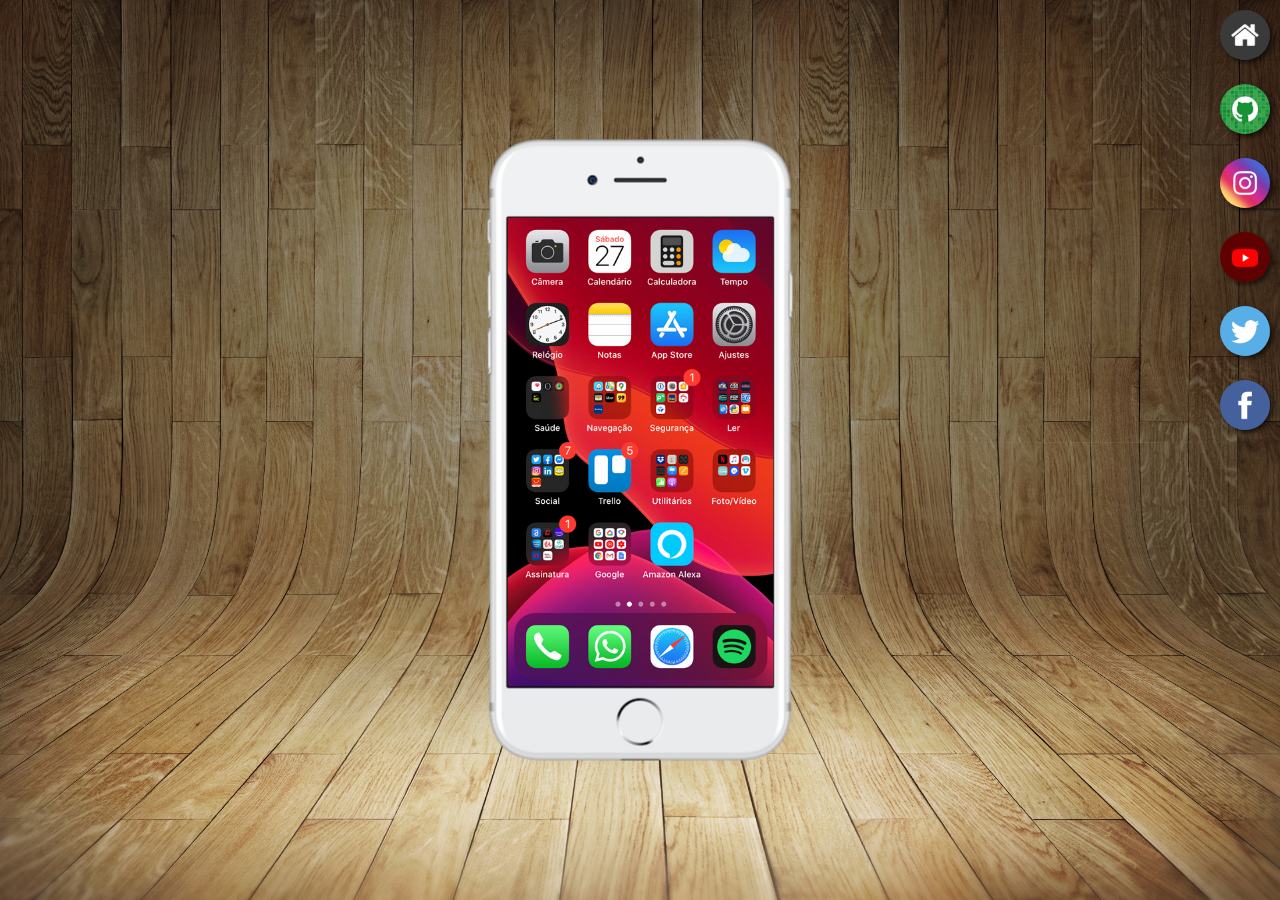
<file: index.html>
<!DOCTYPE html>
<html lang="en">
<head>
  <meta charset="UTF-8">
  <meta name="viewport" content="width=device-width, initial-scale=1.0">
  <title>Projeto Social</title>
  <link rel="shortcut icon" href="favicon.ico" type="image/x-icon">
  <link rel="stylesheet" href="estilos/style.css">
</head>
<body>
  <main>
    <section class="telefone">
      <iframe 
        src="home.html" 
        frameborder="0"
        name="tela"
        id="tela"
        >
      </iframe>
    </section>
    <section class="links">
      <a href="home.html" target="tela"><img src="imagens/logo-home.jpg" alt=""></a><br>
      <a href="github.html" target="tela"><img src="imagens/logo-github.jpg" alt=""></a><br>
      <a href="instagram.html" target="tela"><img src="imagens/logo-instagram.jpg" alt=""></a><br>
      <a href="youtube.html" target="tela"><img src="imagens/logo-youtube.jpg" alt=""></a><br>
      <a href="twitter.html" target="tela"><img src="imagens/logo-twitter.jpg" alt=""></a><br>
      <a href="facebook.html" target="tela"><img src="imagens/logo-facebook.jpg" alt=""></a>
    </section>
  </main>
</body>
</html>
</file>
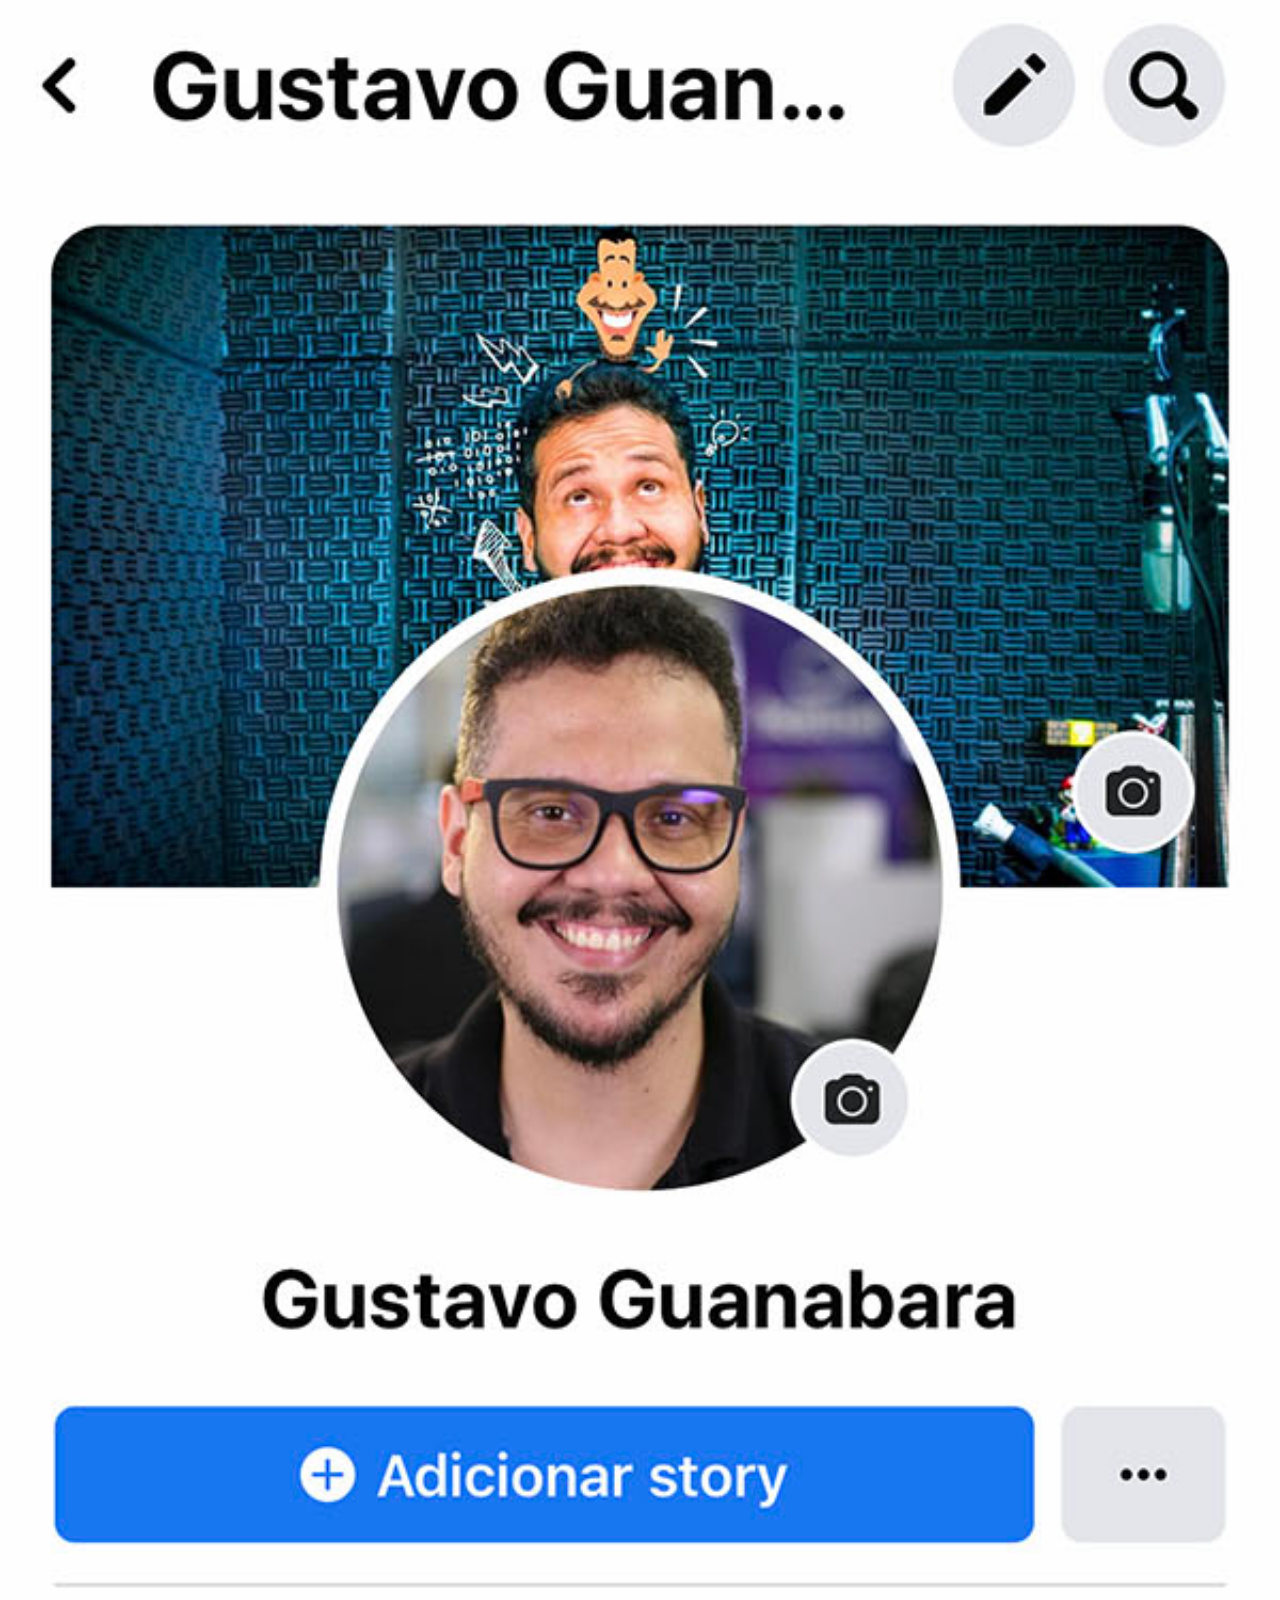
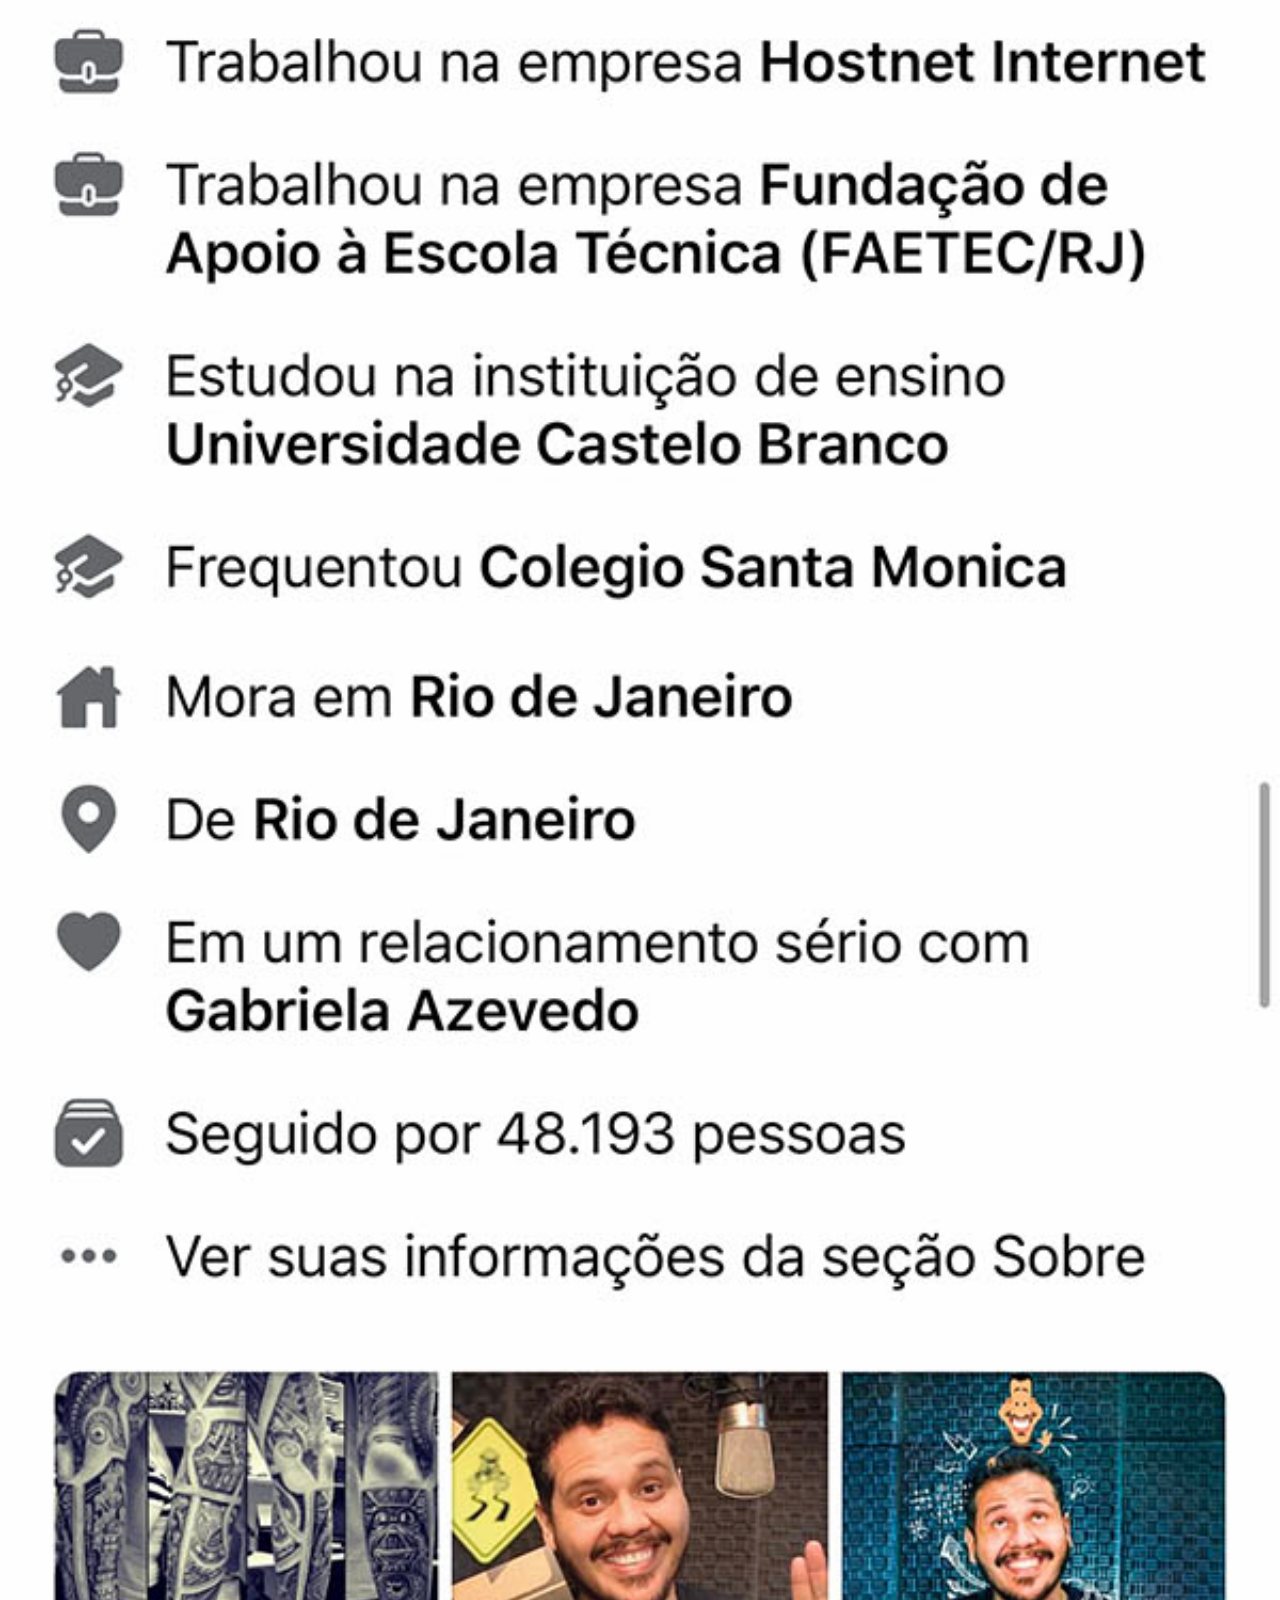
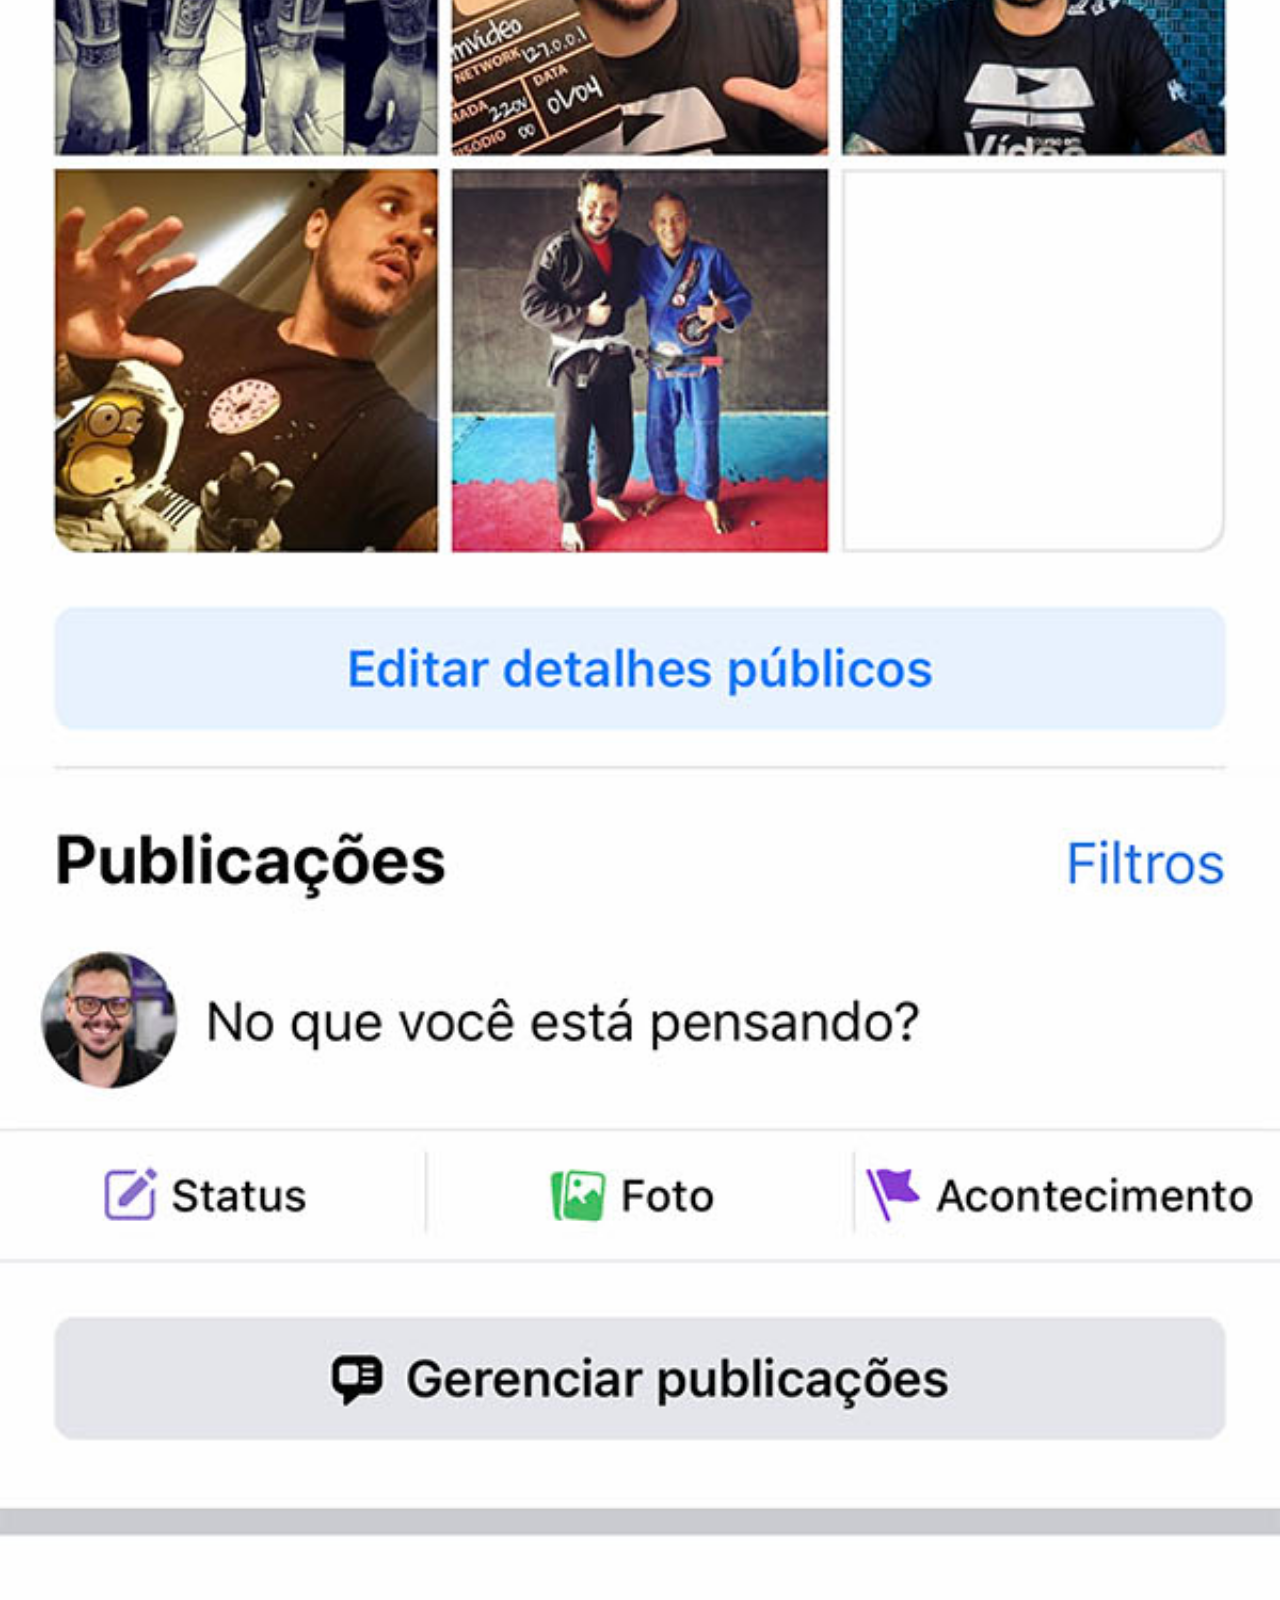
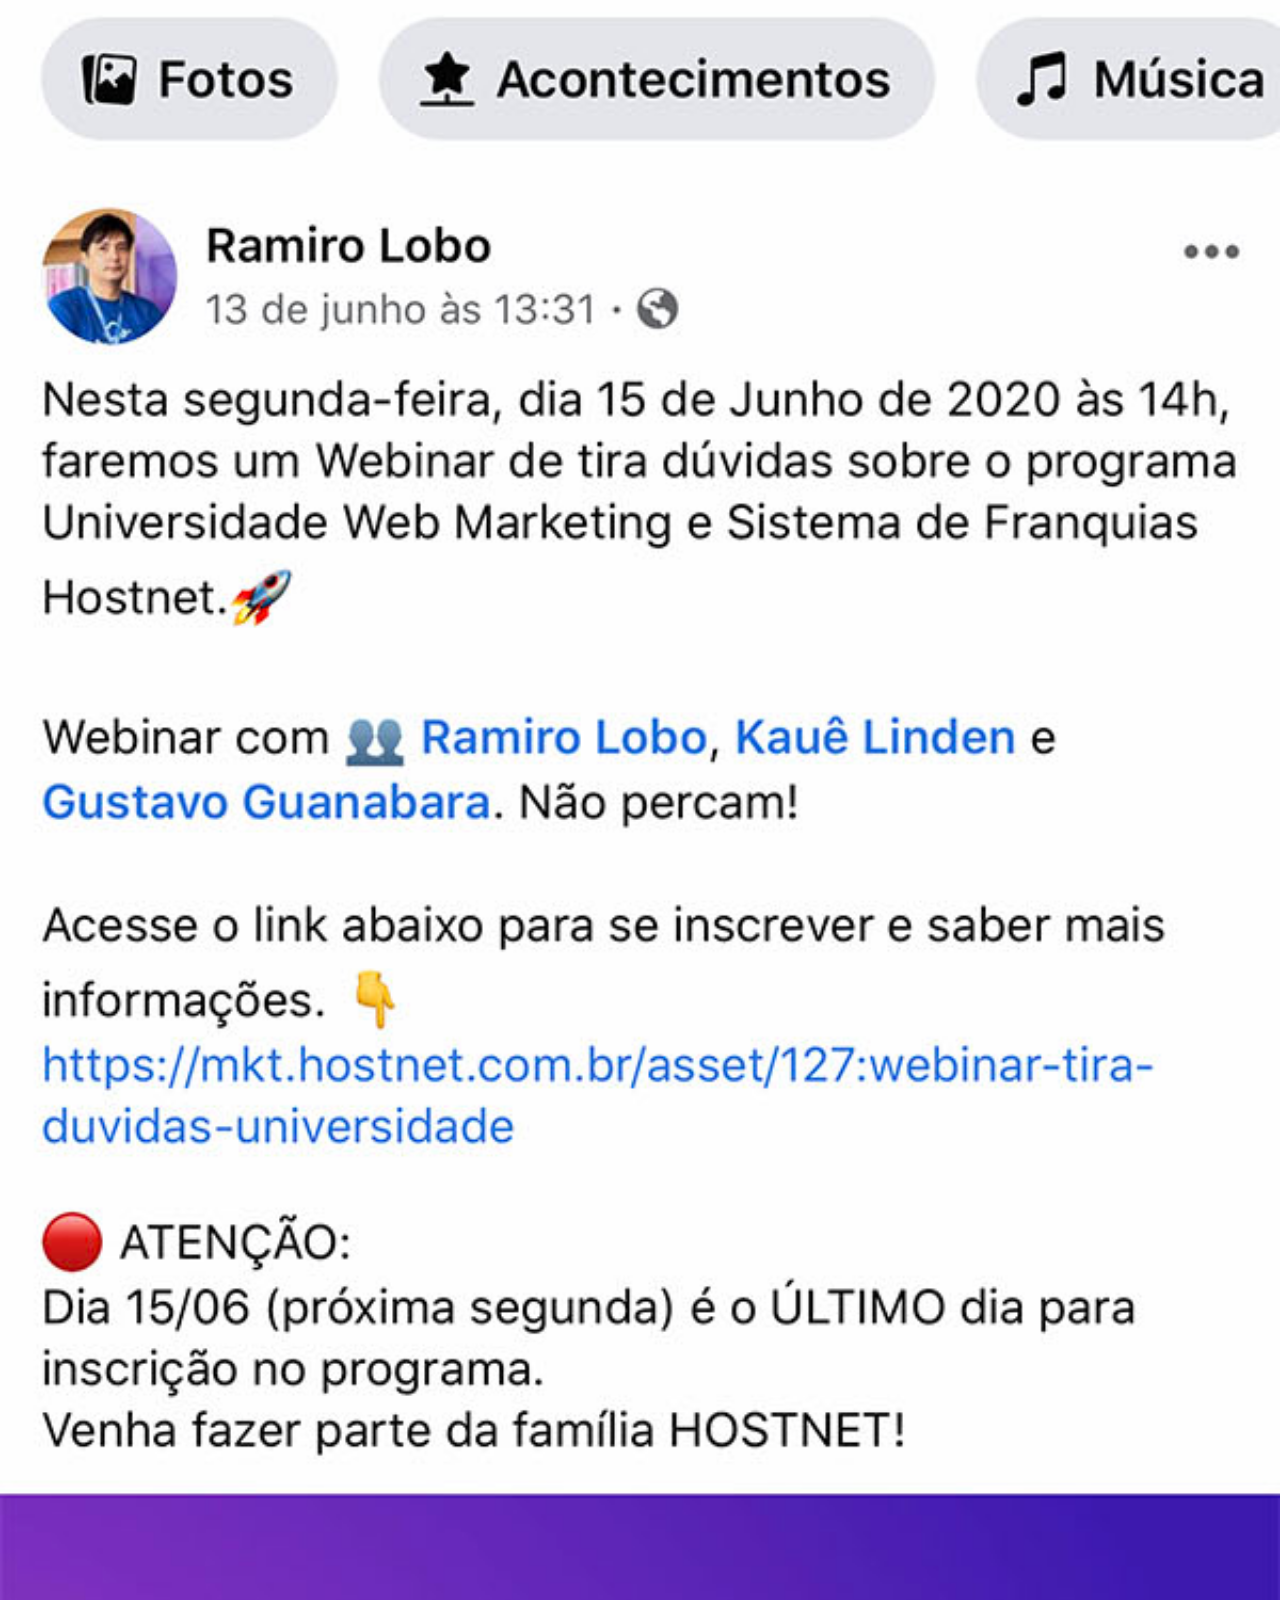
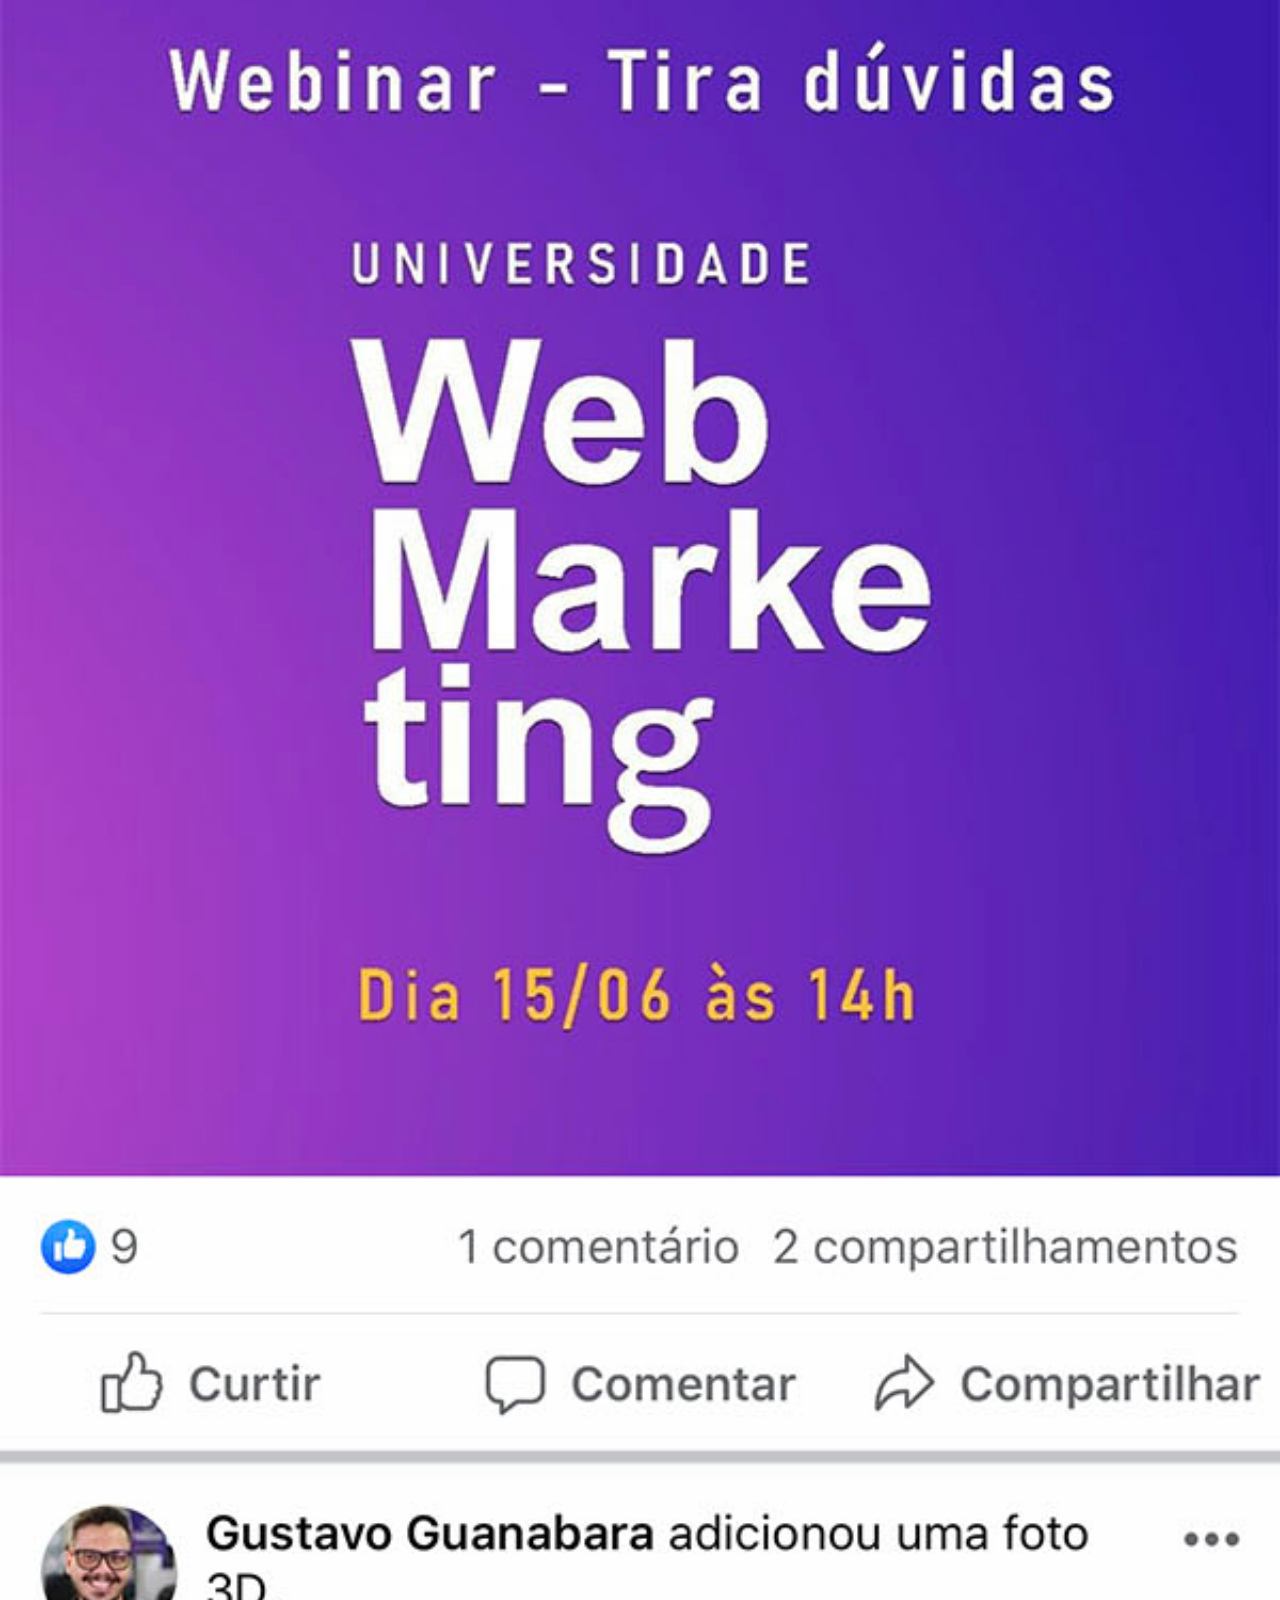
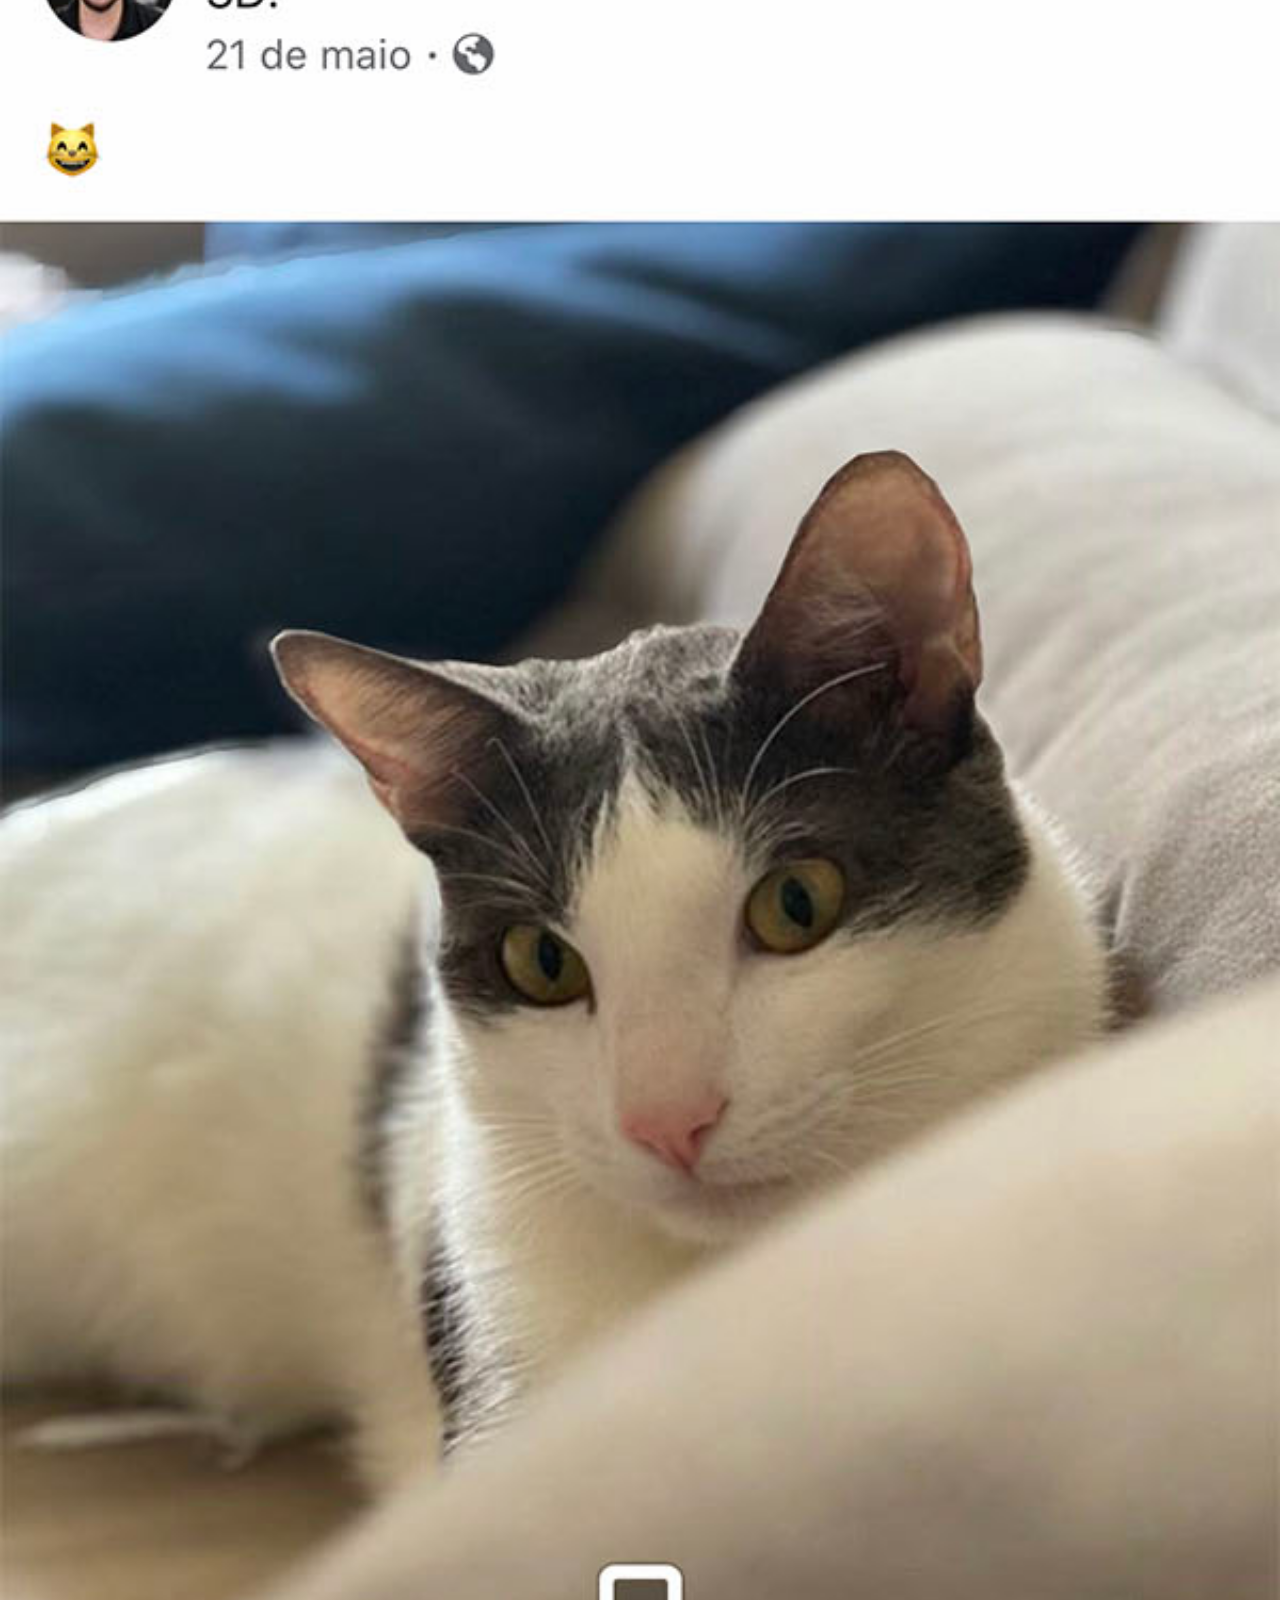
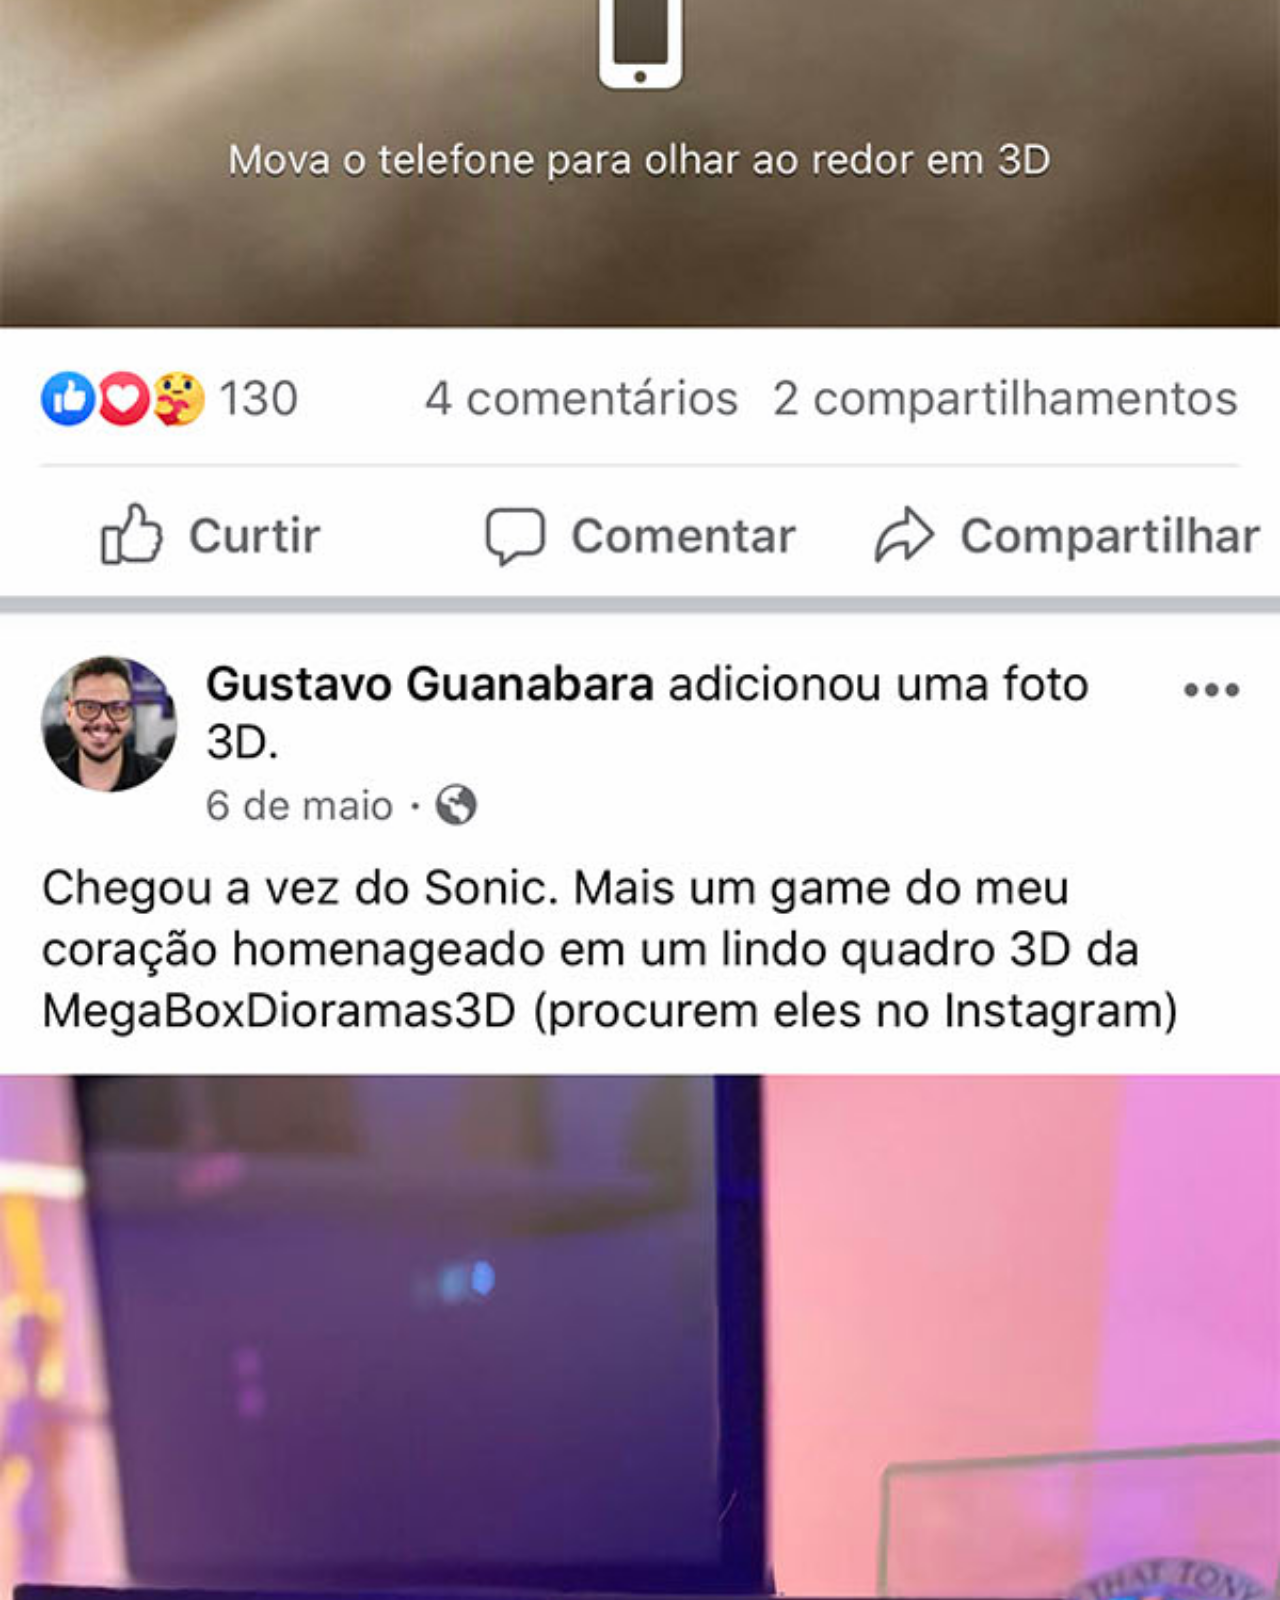
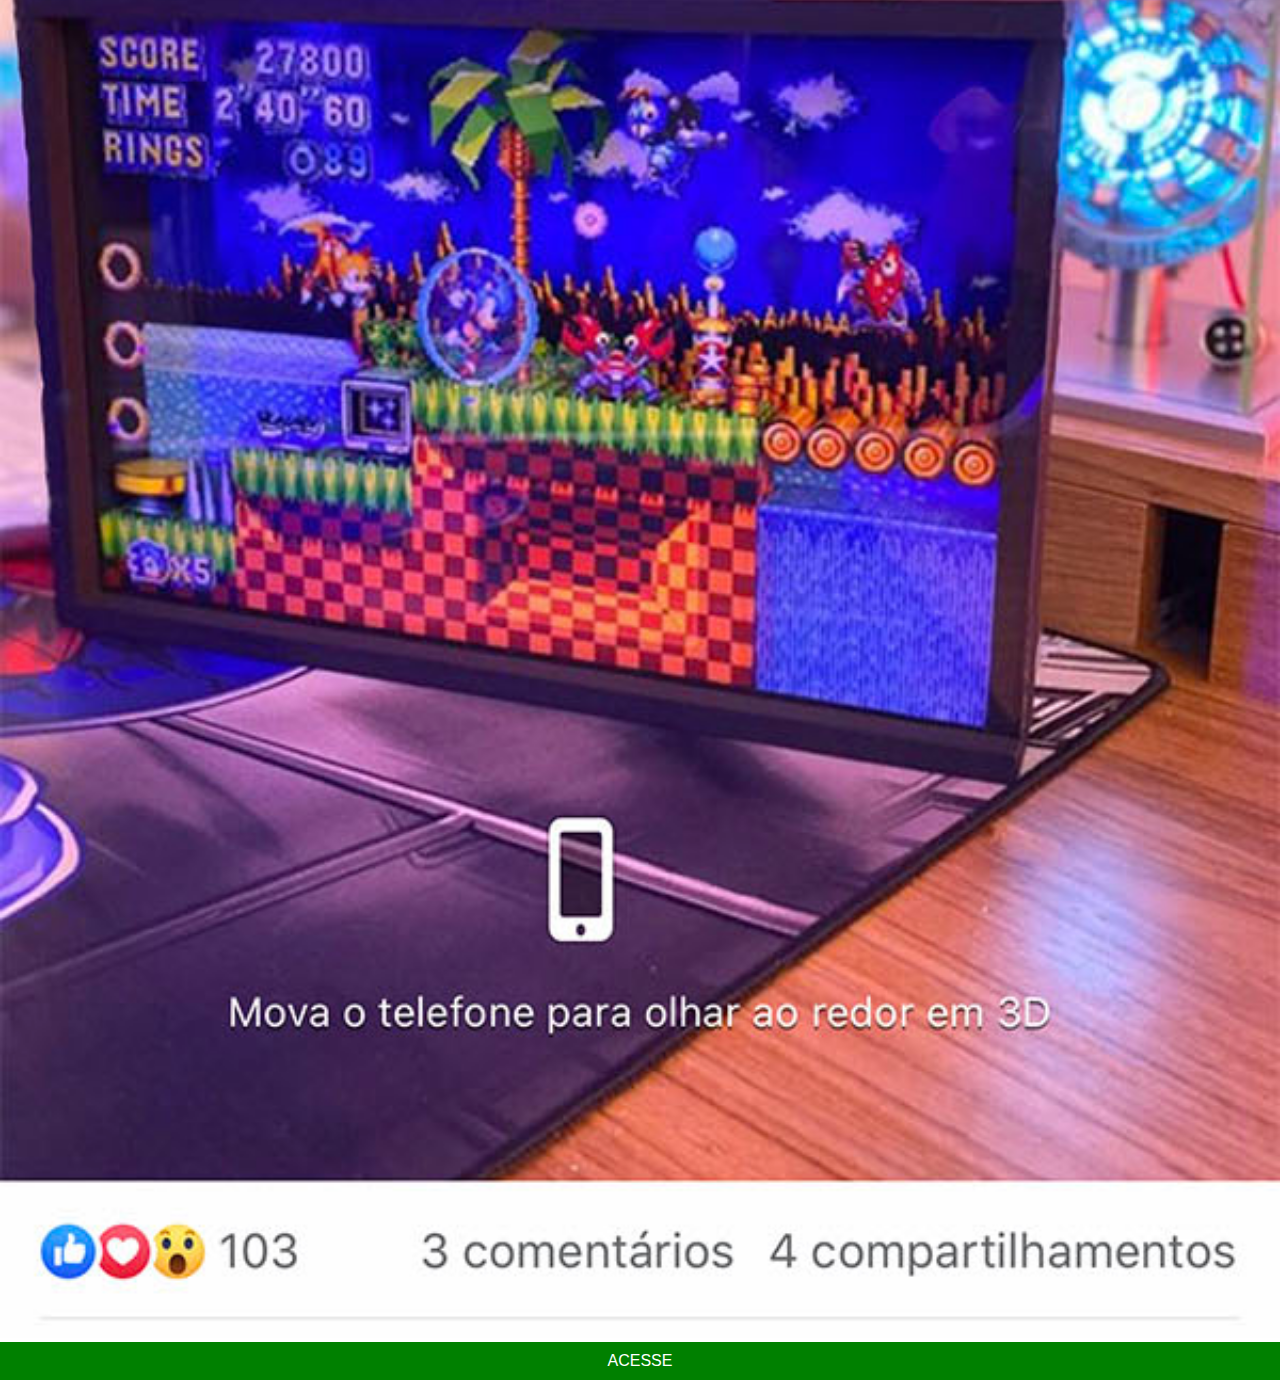
<file: facebook.html>
<!DOCTYPE html>
<html lang="pt-br">
<head>
  <meta charset="UTF-8">
  <meta name="viewport" content="width=device-width, initial-scale=1.0">
  <title>Facebook</title>
  <link rel="stylesheet" href="estilos/social.css">
</head>
<body>
  <img src="imagens/tela-facebook.jpg" alt="Facebook">
  <a href="https://www.facebook.com/gustavoguanabara/?locale=pt_BR" target="_blank">ACESSE</a>
</body>
</html>
</file>
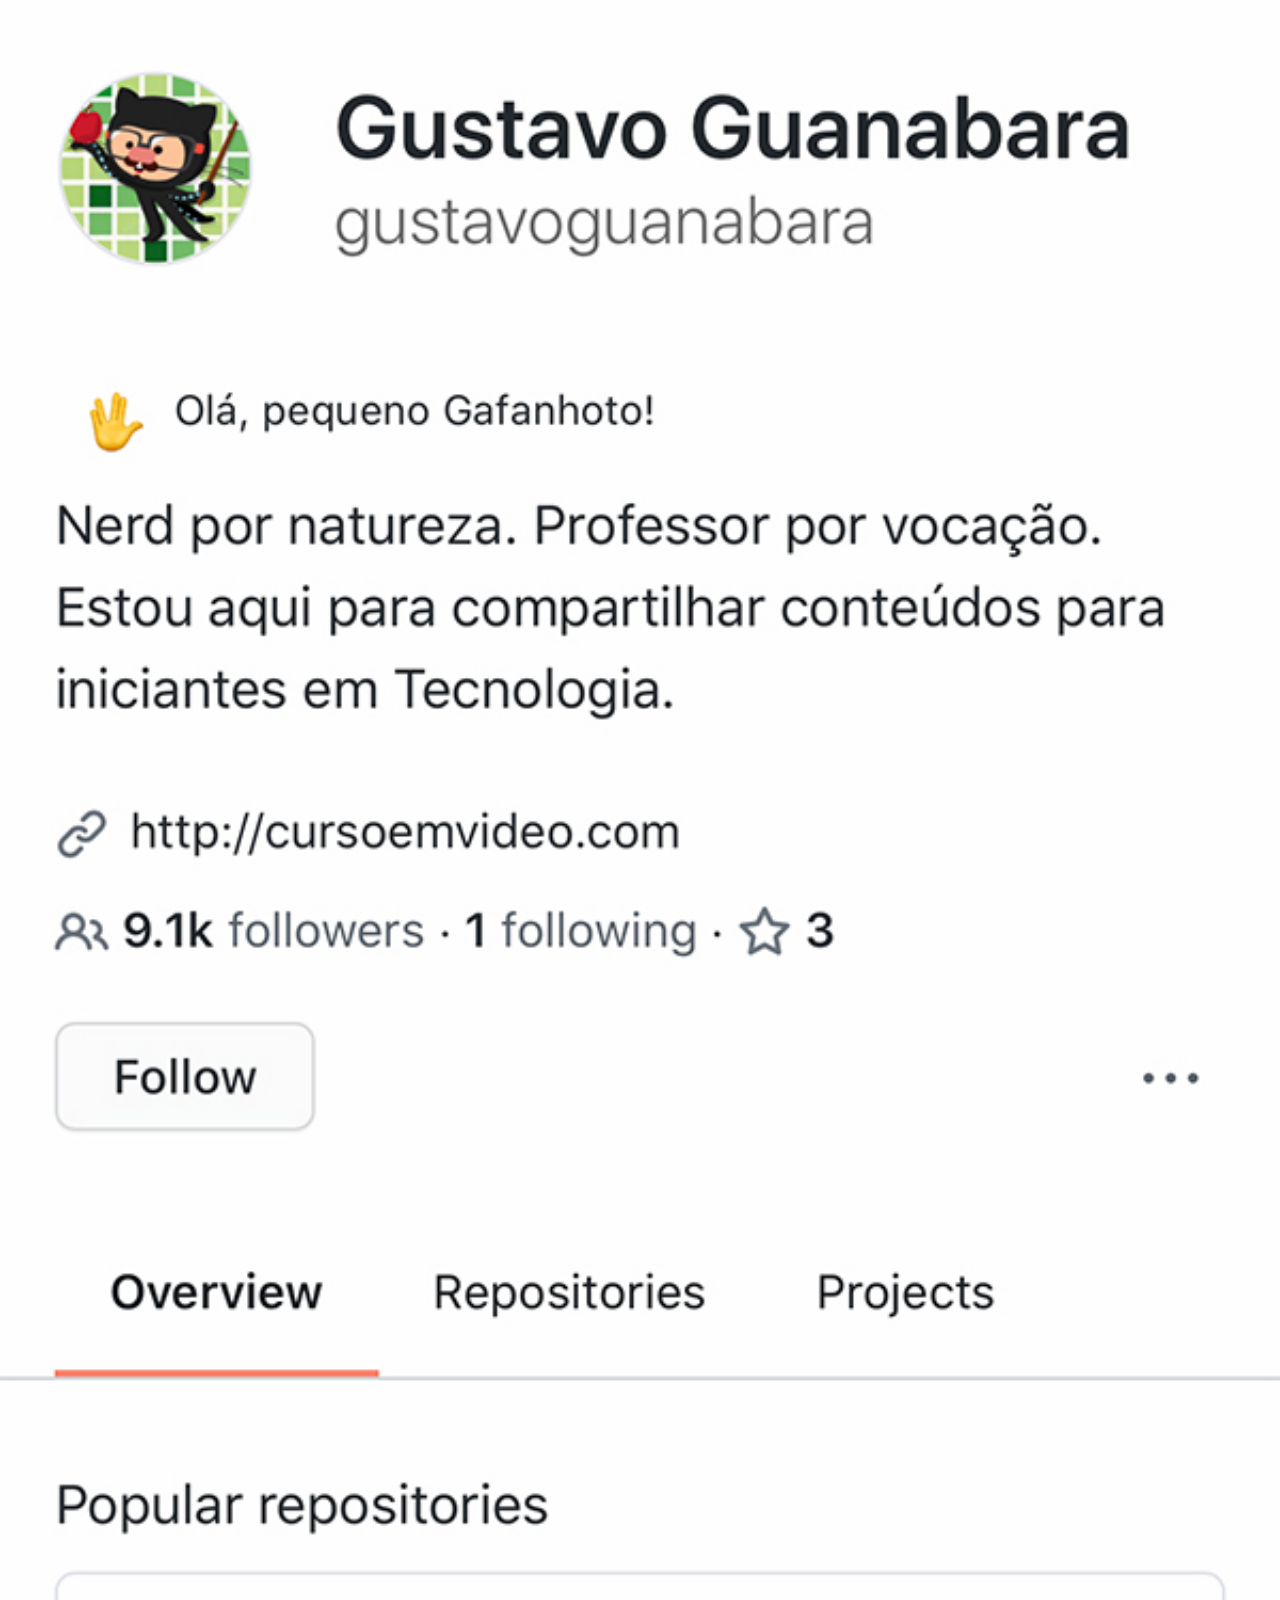
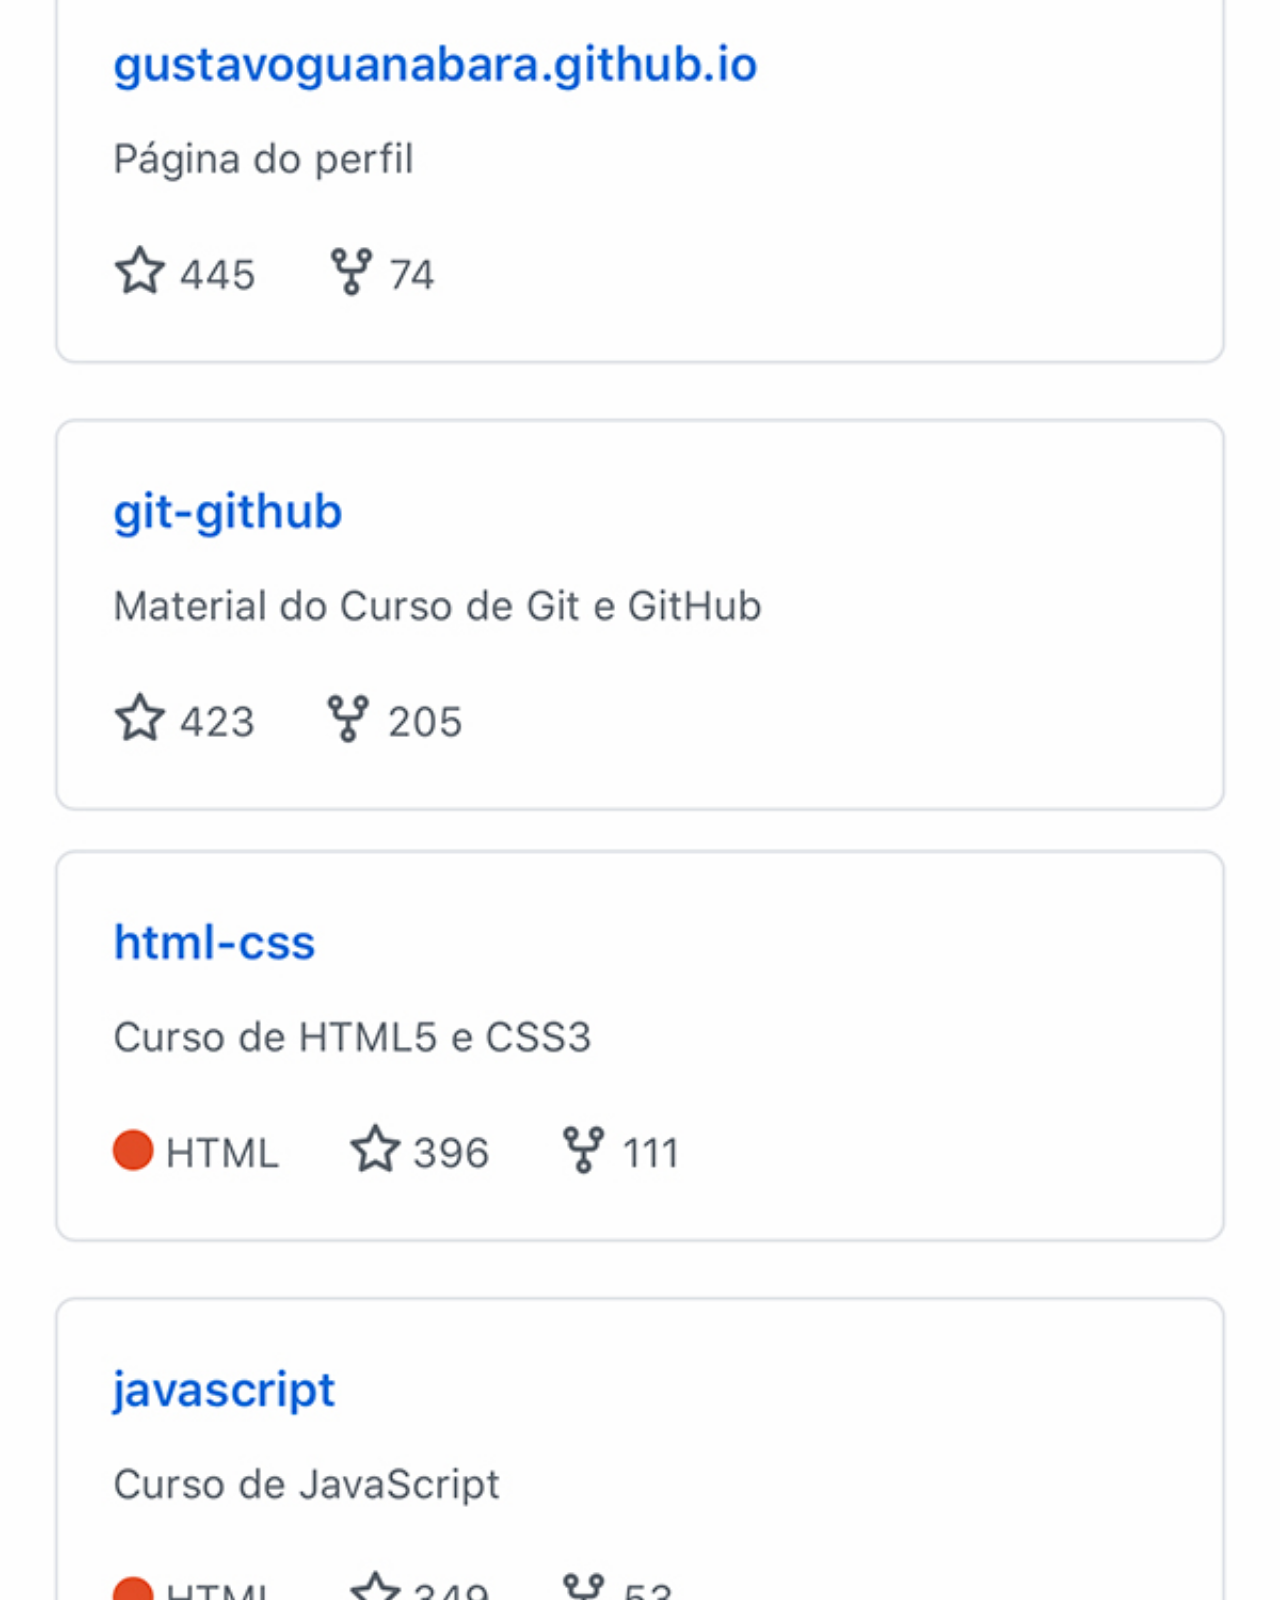
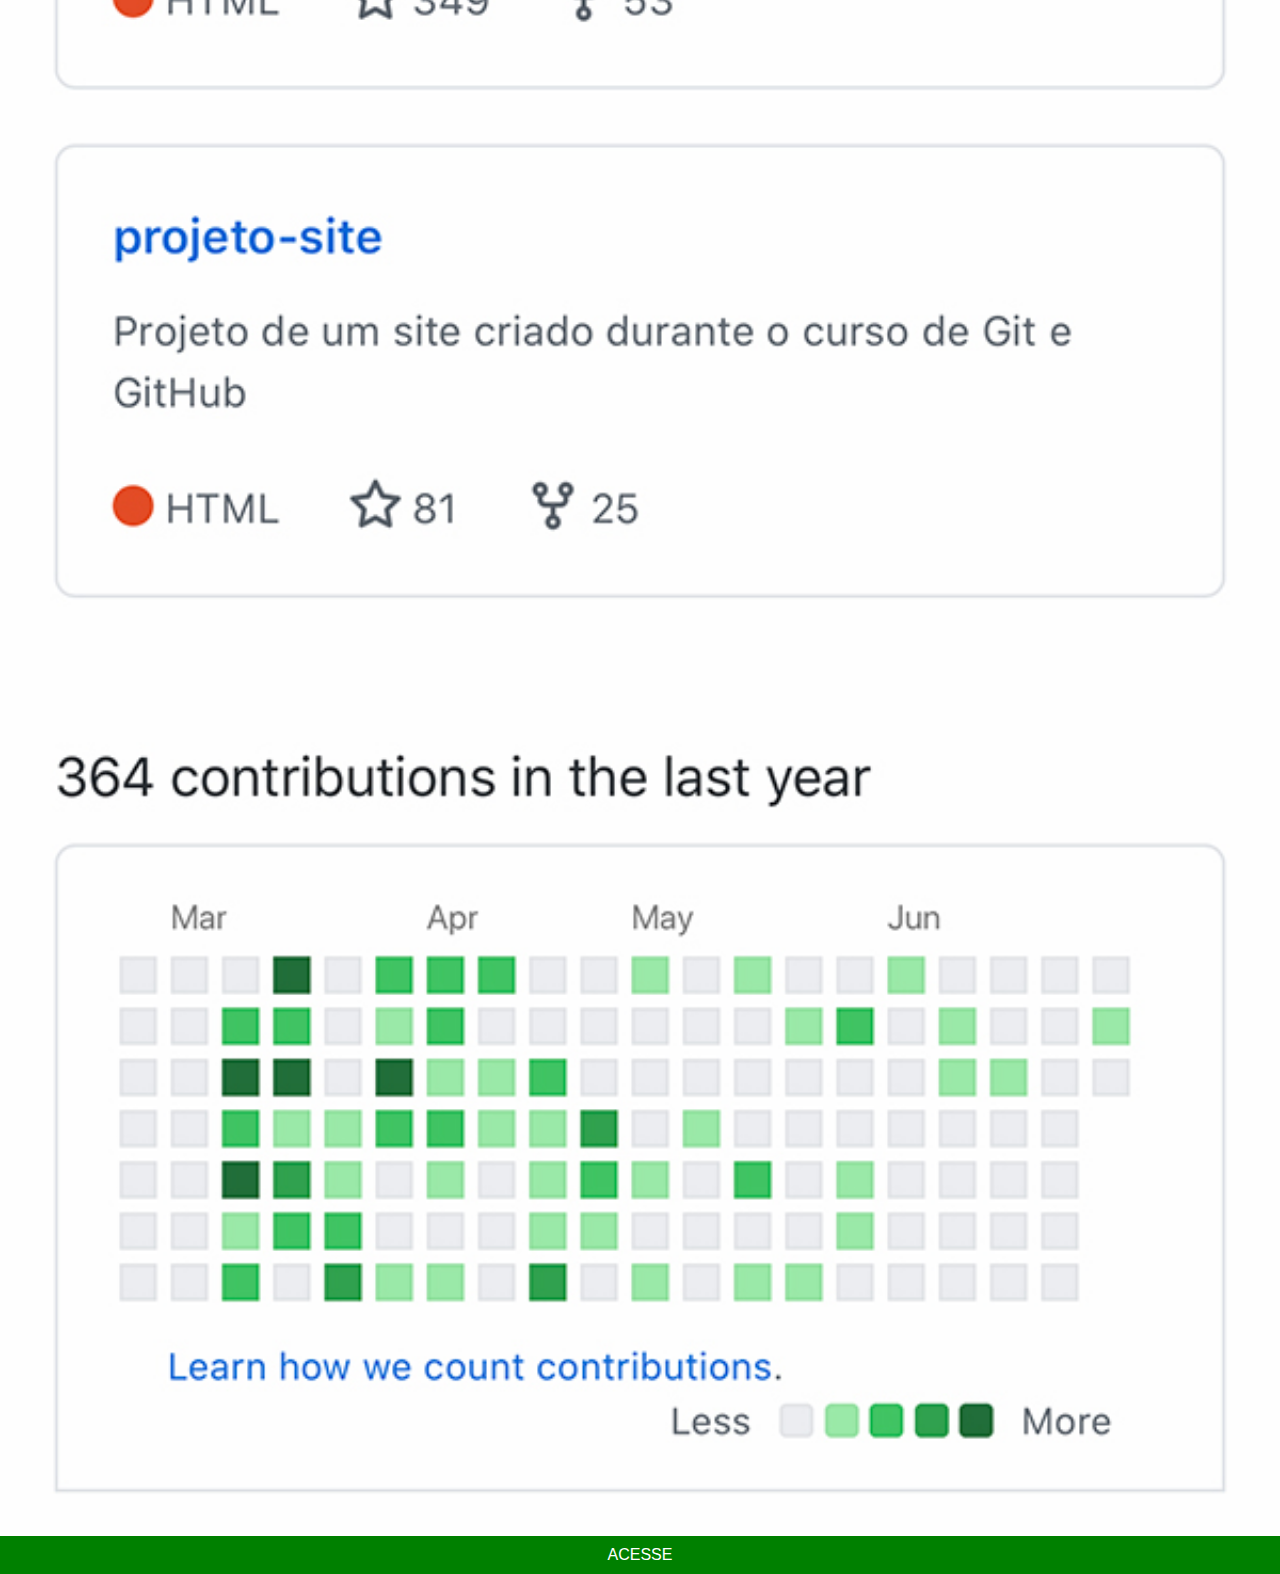
<file: github.html>
<!DOCTYPE html>
<html lang="pt-br">
<head>
  <meta charset="UTF-8">
  <meta name="viewport" content="width=device-width, initial-scale=1.0">
  <title>GitHub</title>
  <link rel="stylesheet" href="estilos/social.css">
</head>
<body>
  <img src="imagens/tela-github.jpg" alt="GitHub">
  <a href="https://github.com/gustavoguanabara" target="_blank">ACESSE</a>
</body>
</html>
</file>
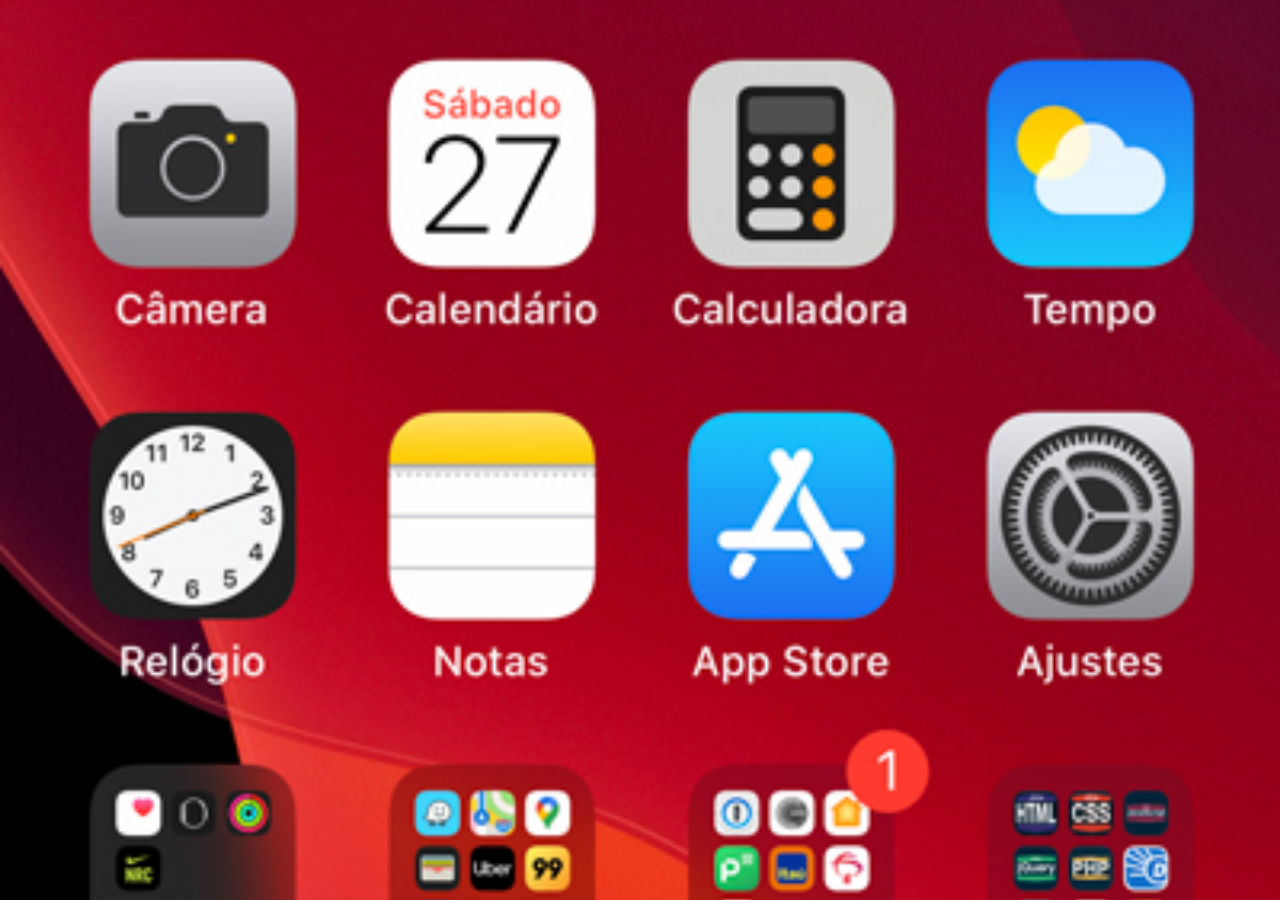
<file: home.html>
<!DOCTYPE html>
<html lang="en">
<head>
  <meta charset="UTF-8">
  <meta name="viewport" content="width=device-width, initial-scale=1.0">
  <title>Home</title>
  <style>
    * {
      padding: 0;
      margin: 0;
    }

    body {
      background: black url("./imagens/tela-home.jpg") no-repeat top center;
      background-size: cover;
    }
  </style>
</head>
<body>
  
</body>
</html>
</file>
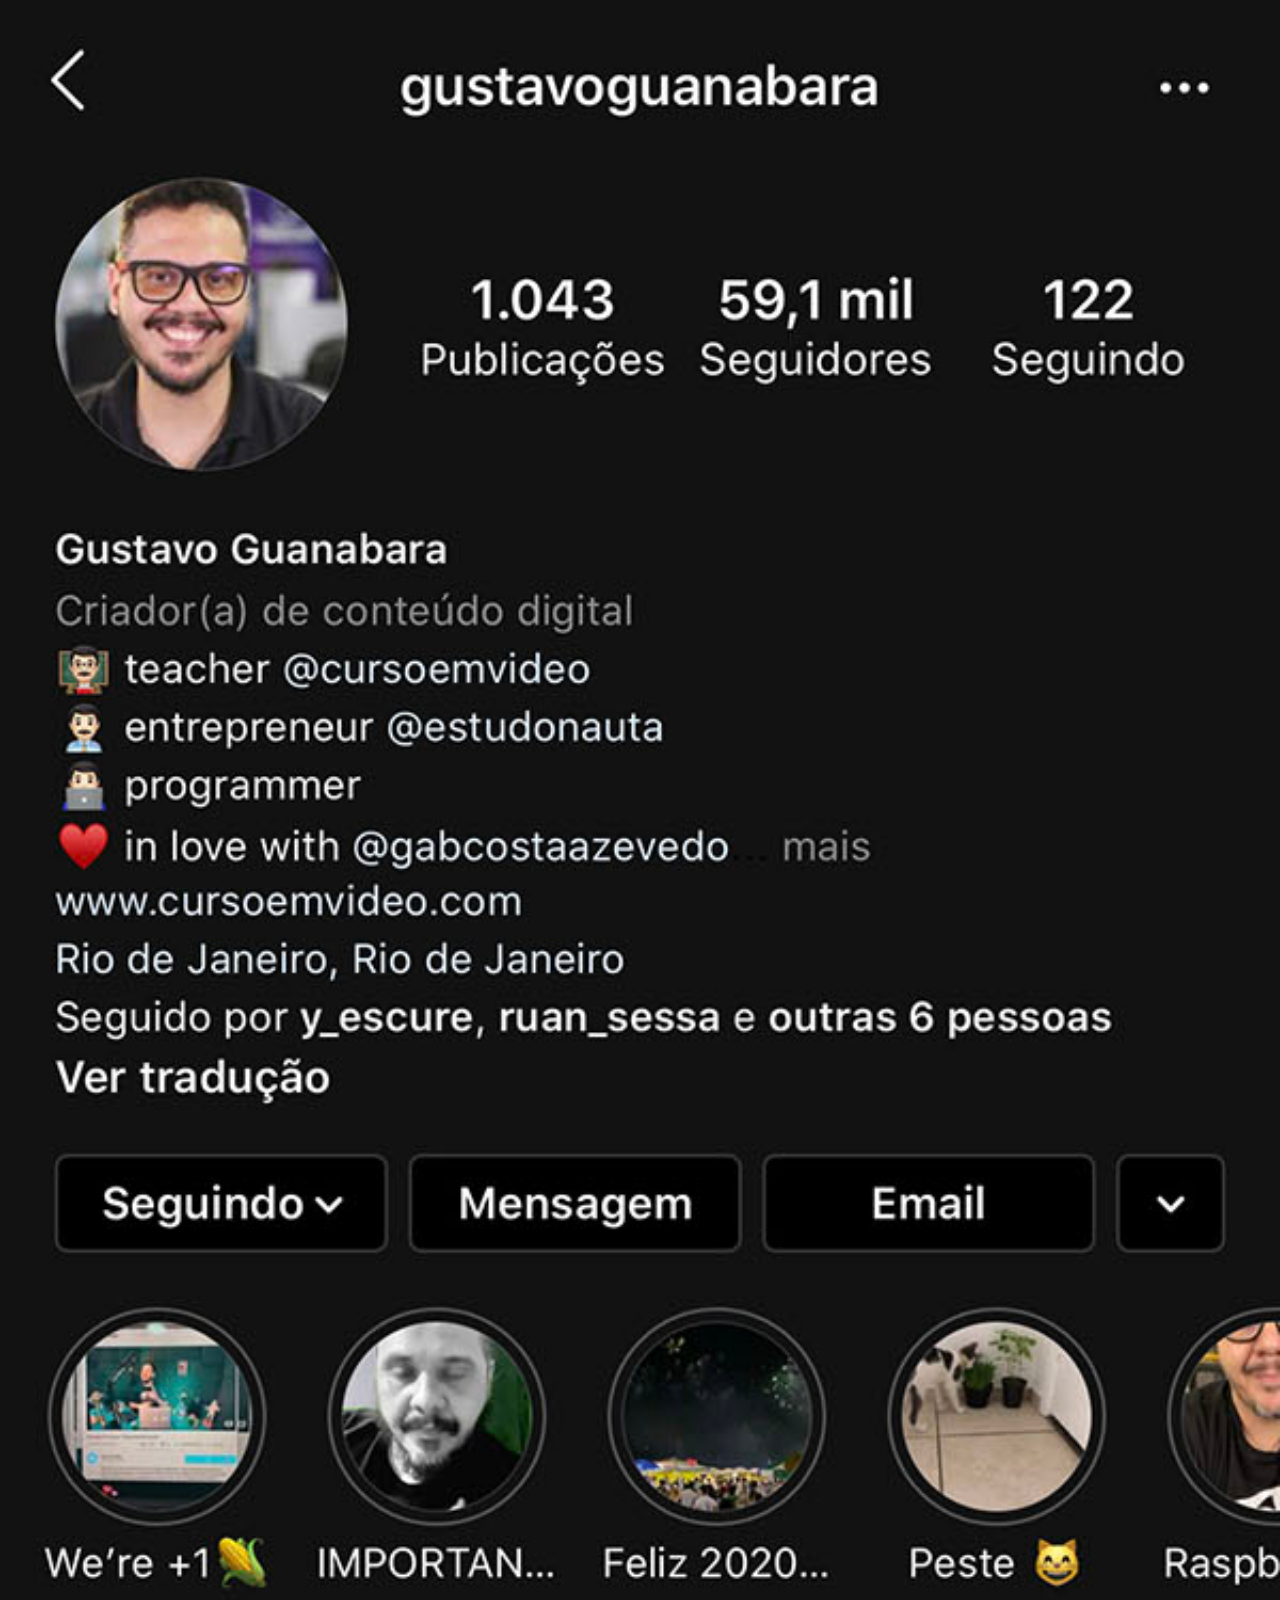
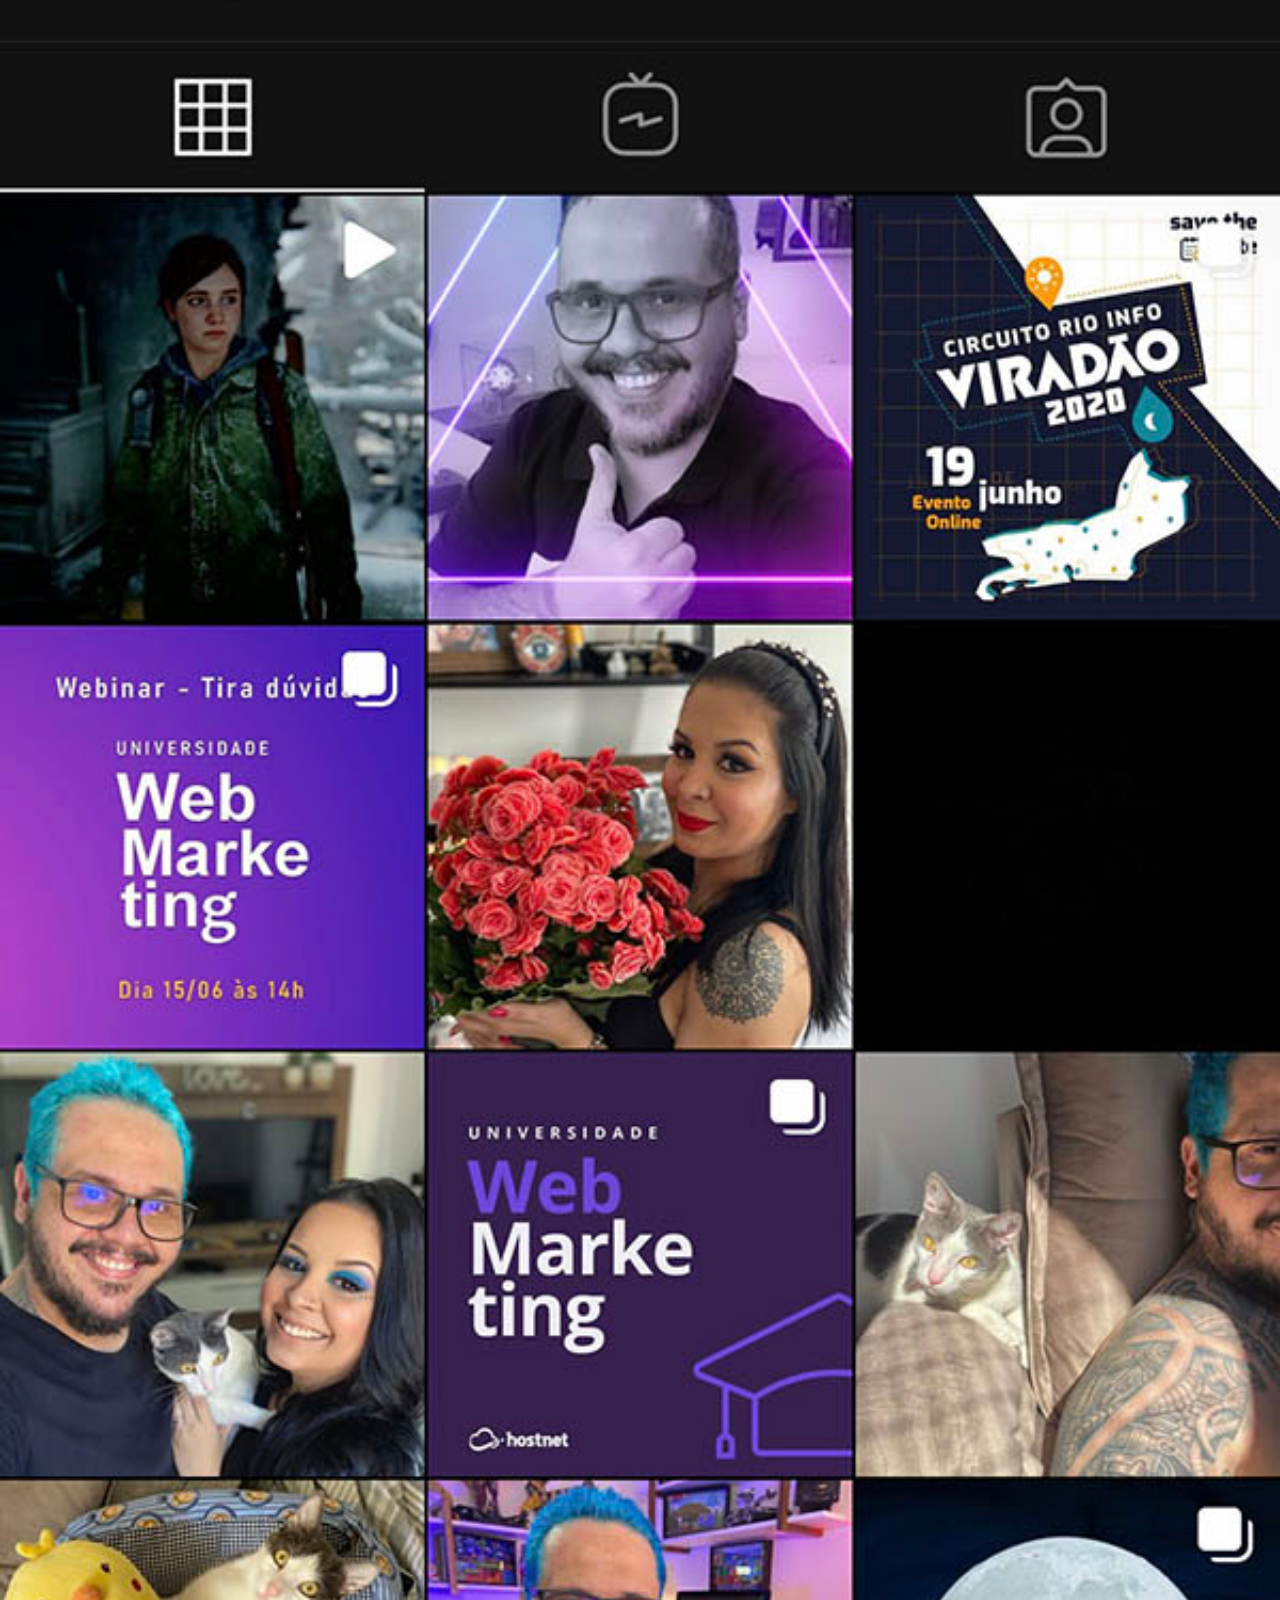
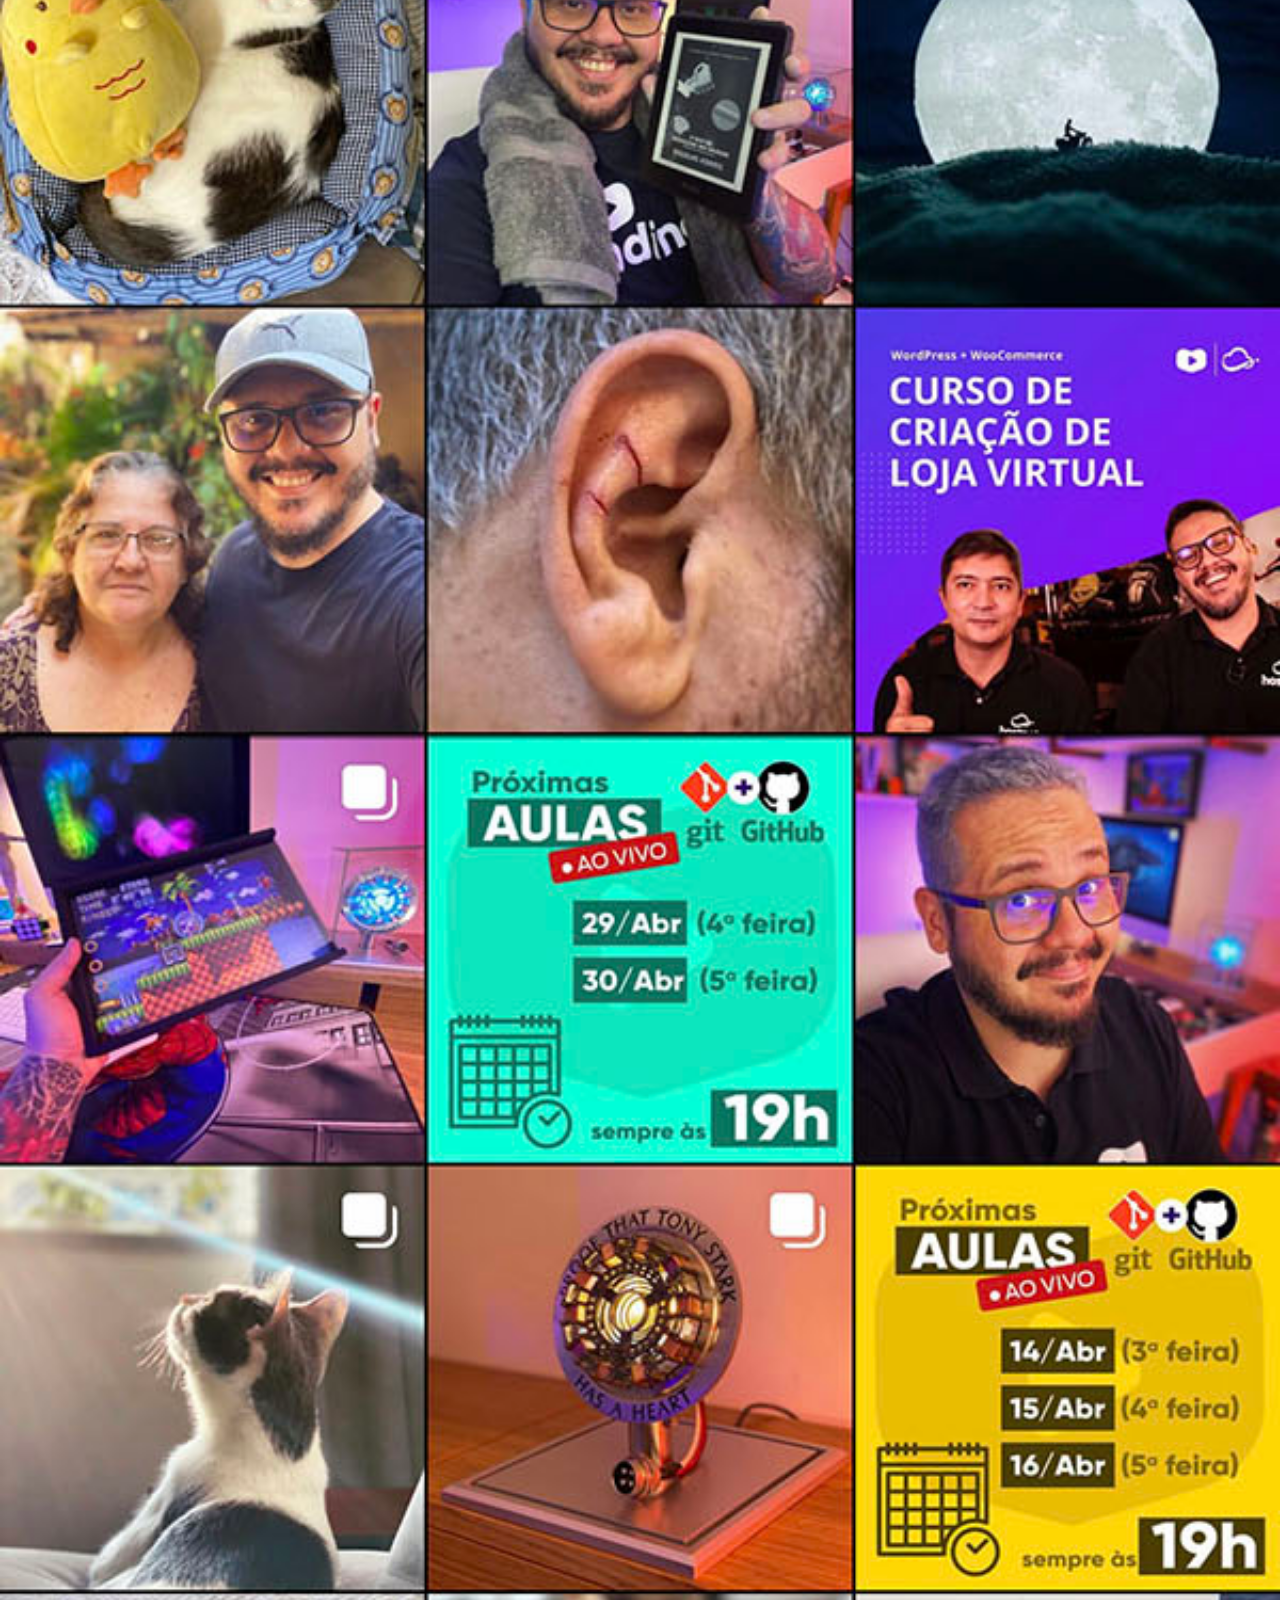
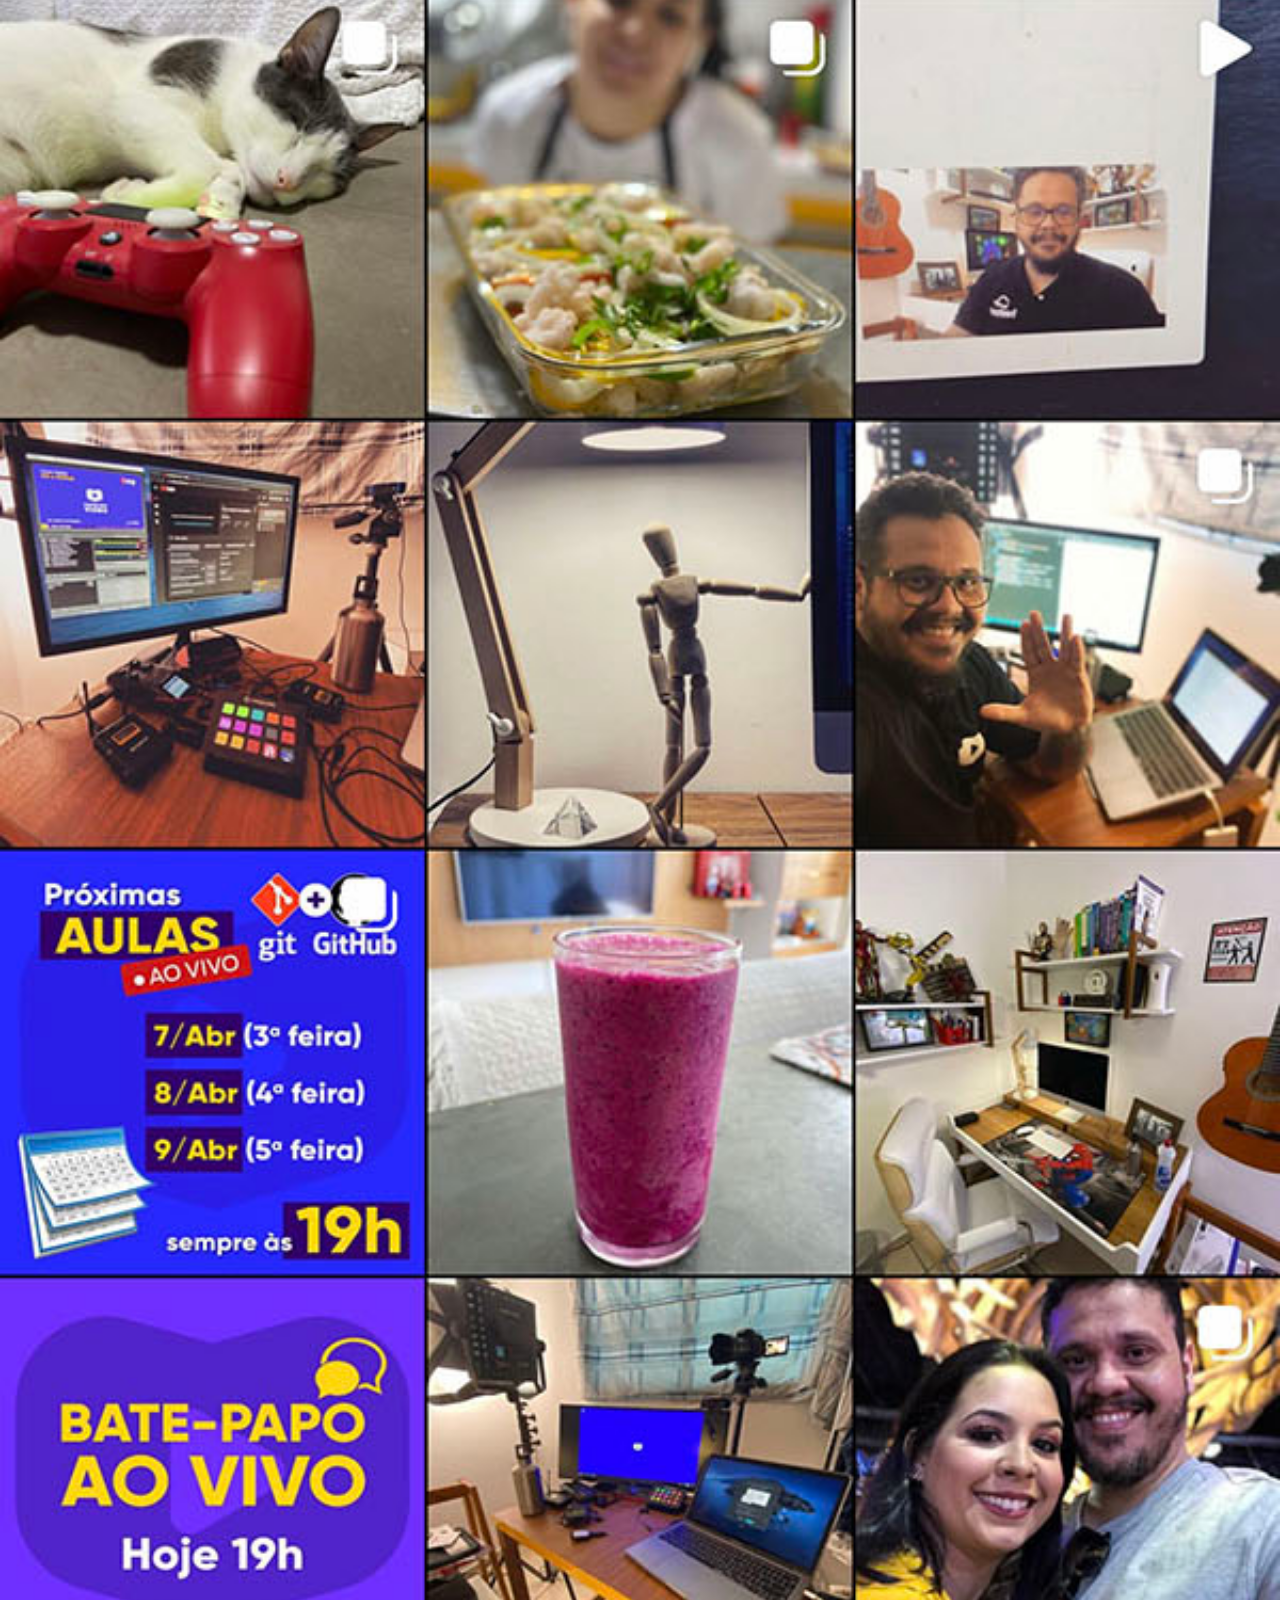
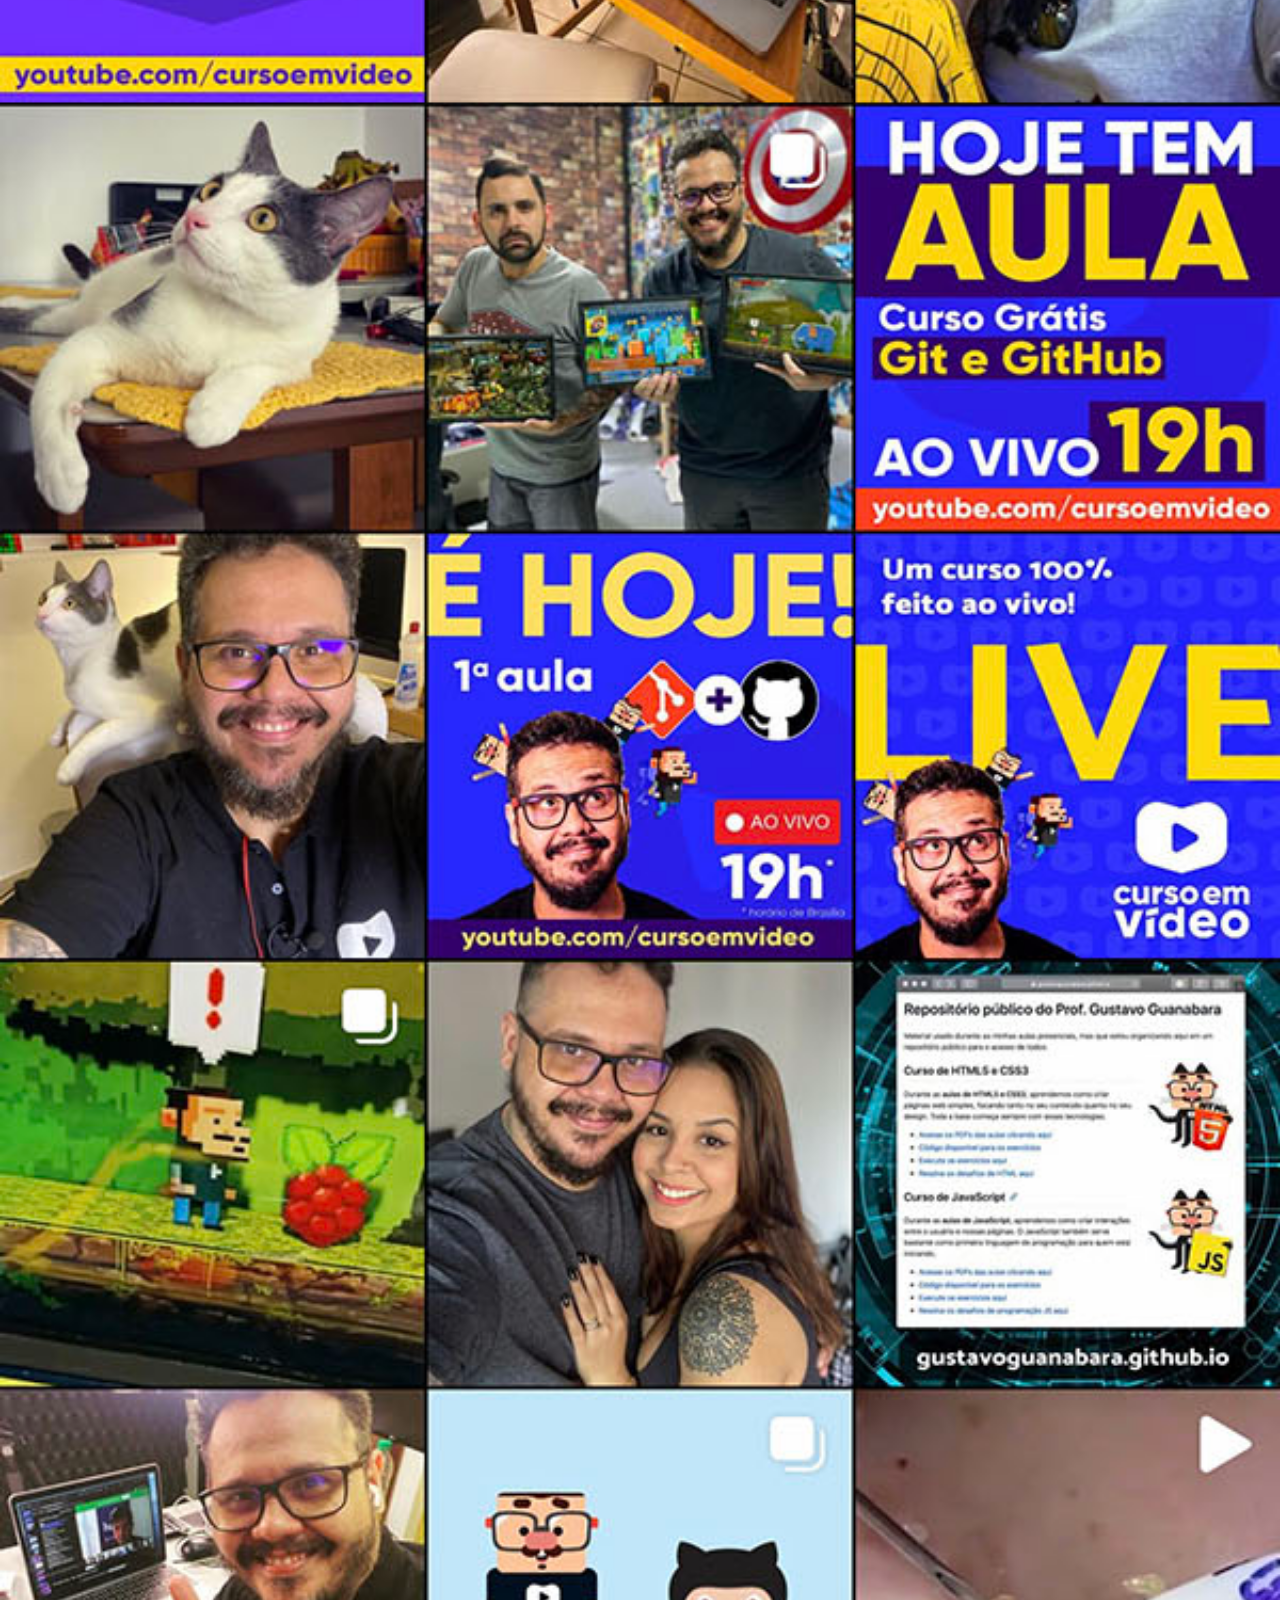
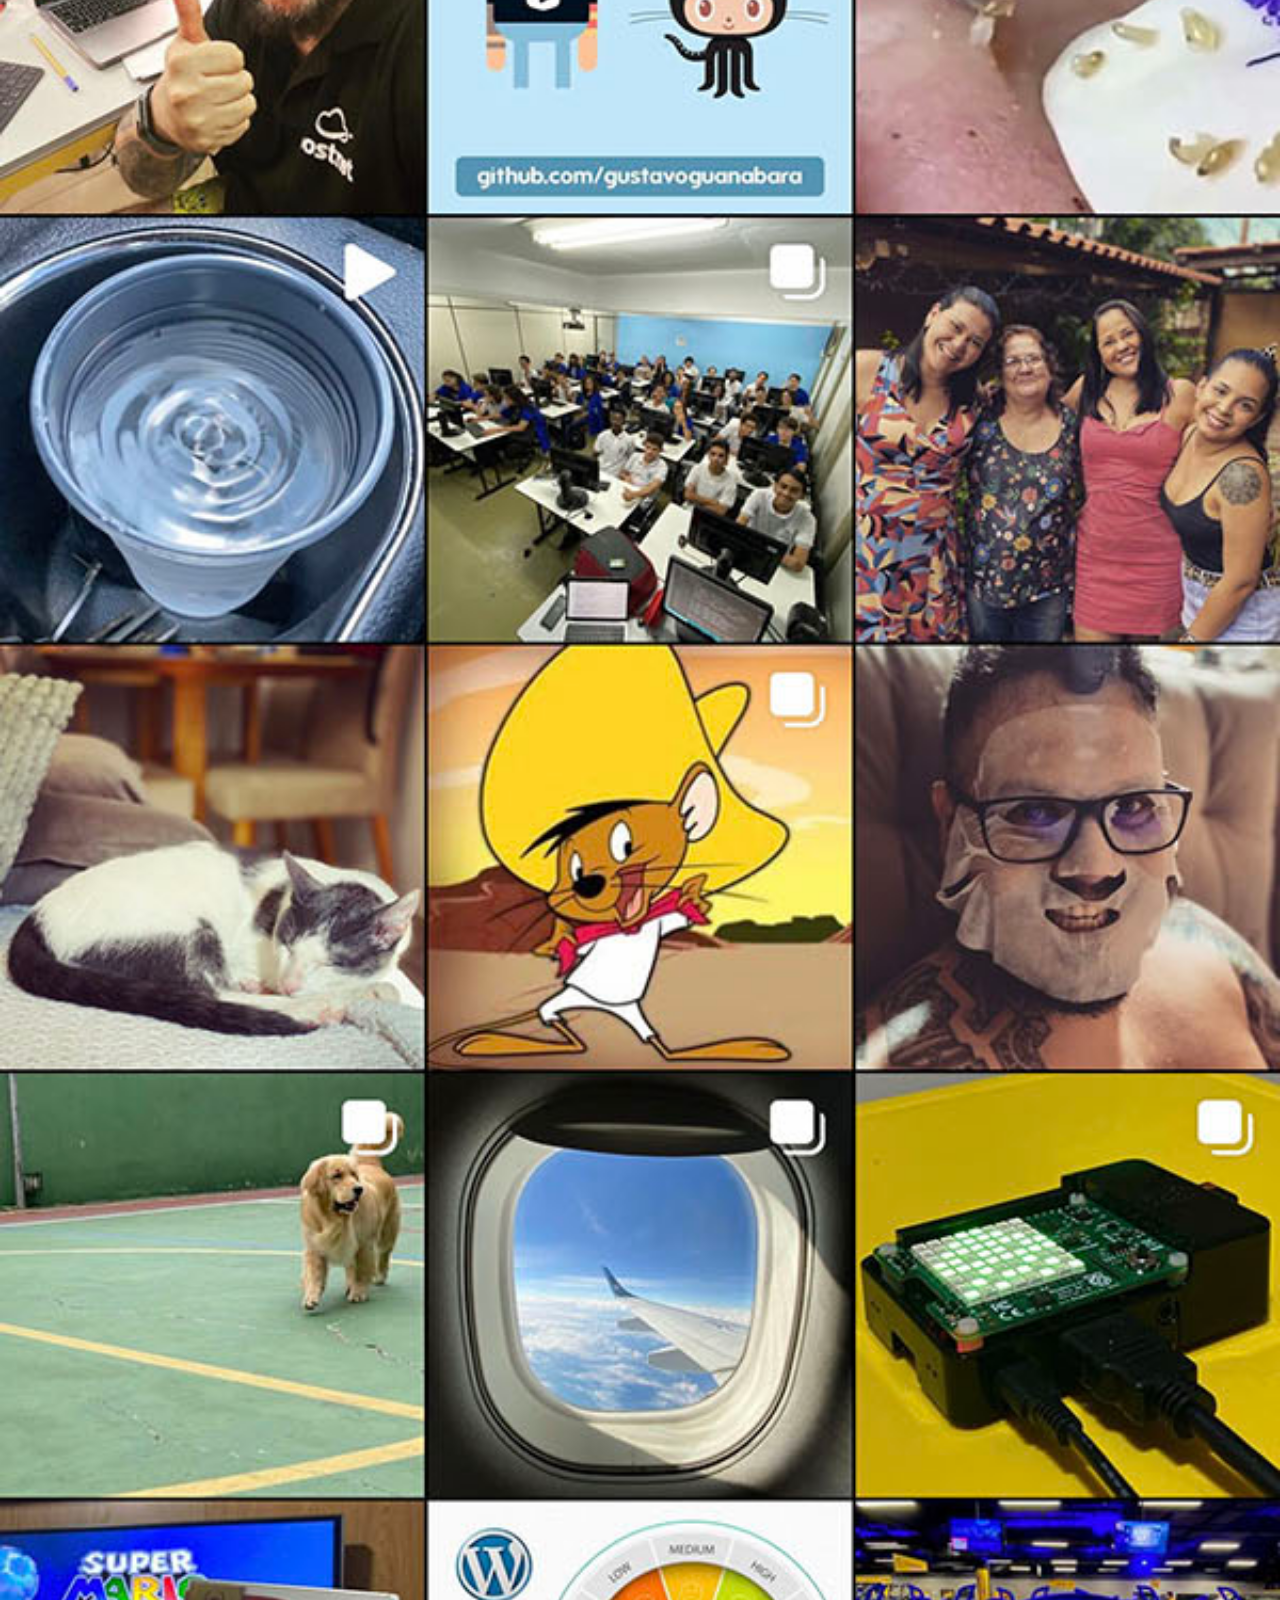
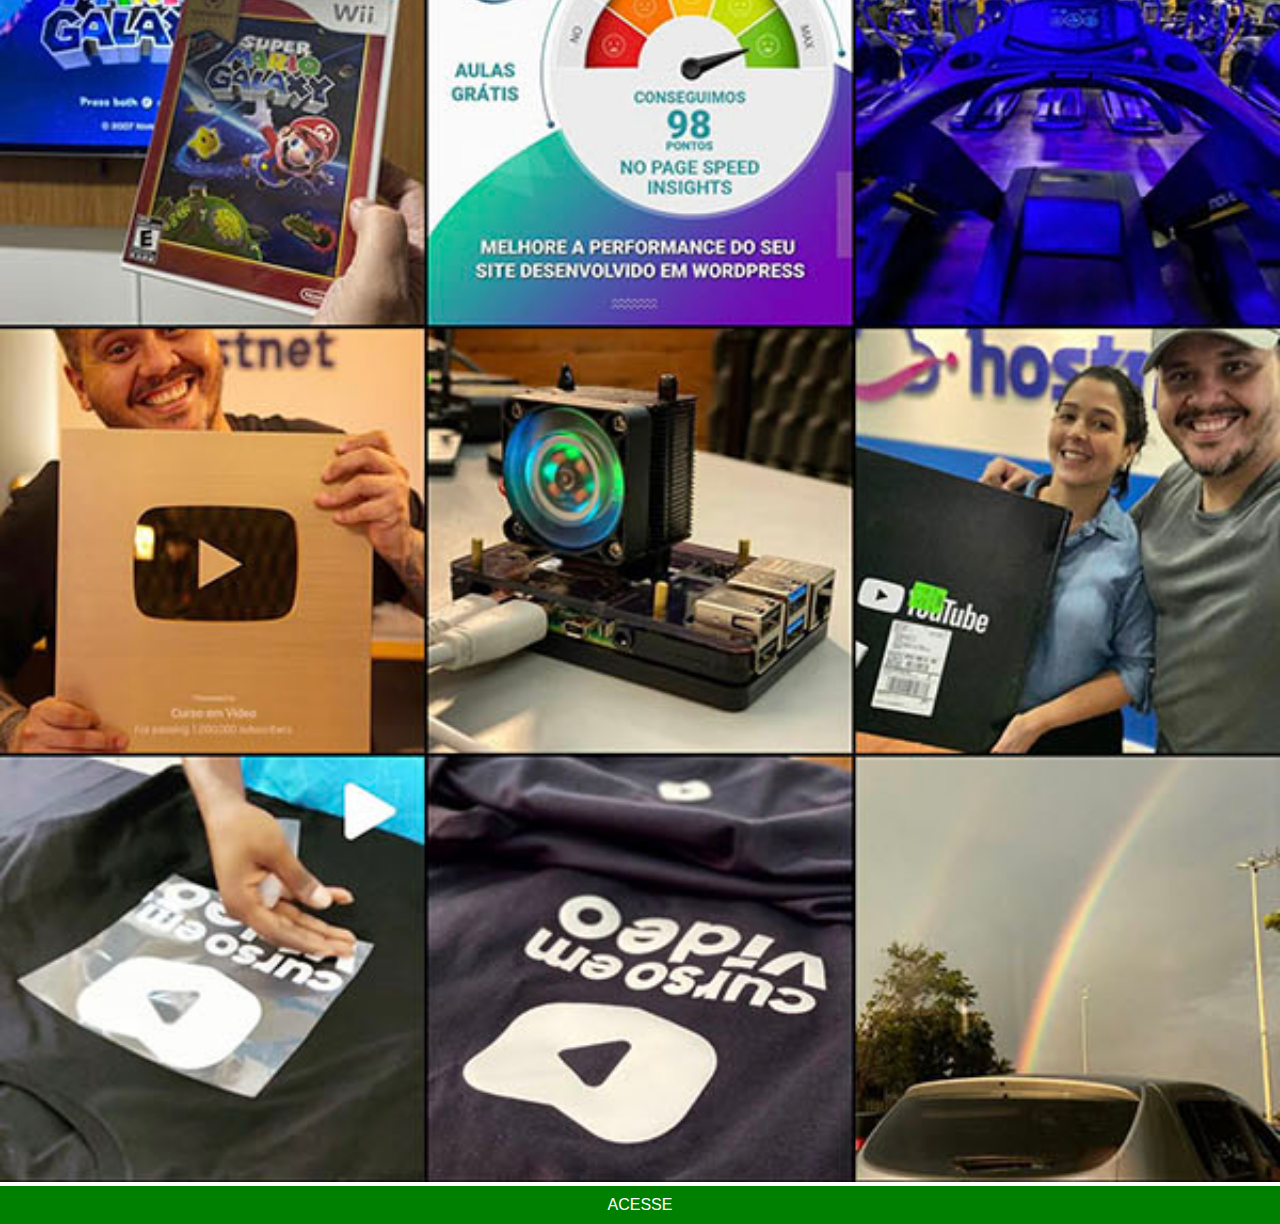
<file: instagram.html>
<!DOCTYPE html>
<html lang="pt-br">
<head>
  <meta charset="UTF-8">
  <meta name="viewport" content="width=device-width, initial-scale=1.0">
  <title>Instagram</title>
  <link rel="stylesheet" href="estilos/social.css">
</head>
<body>
  <img src="imagens/tela-instagram.jpg" alt="Instagram">
  <a href="https://www.instagram.com/gustavoguanabara/?hl=pt" target="_blank">ACESSE</a>
</body>
</html>
</file>
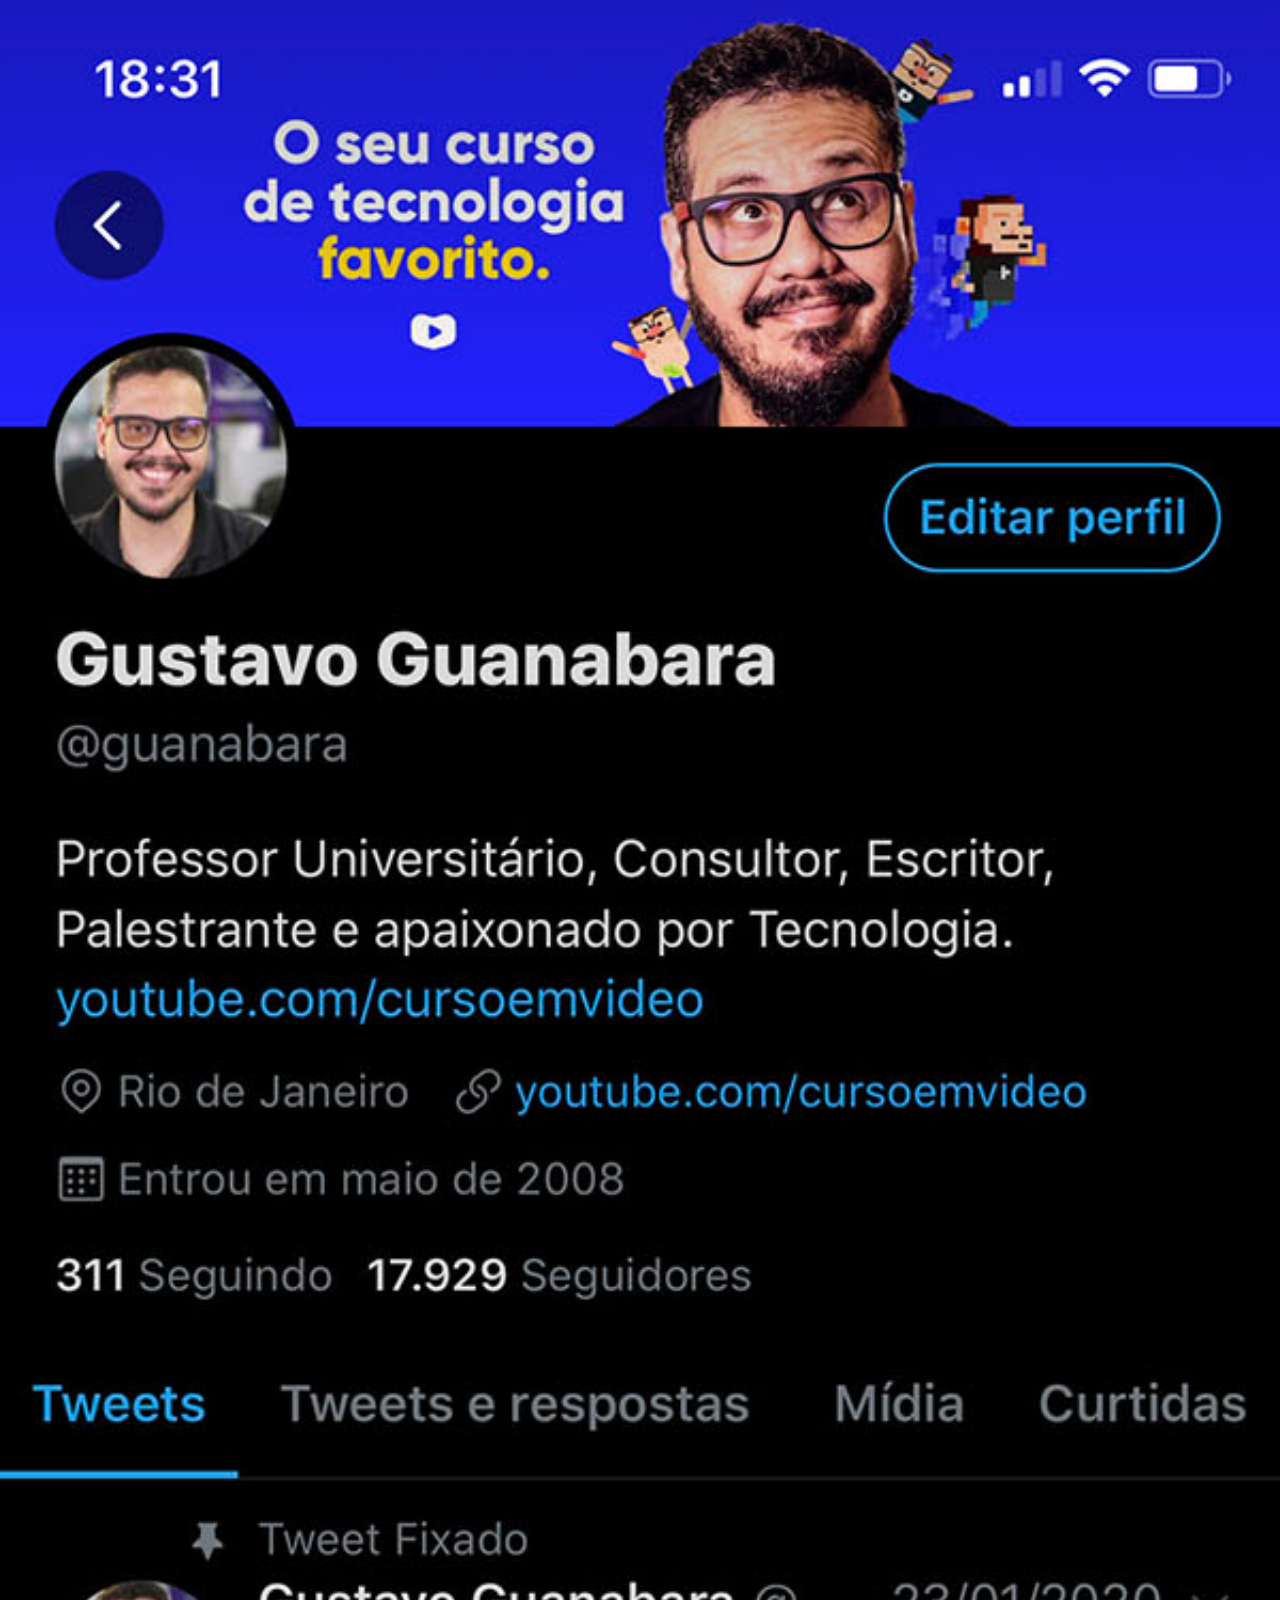
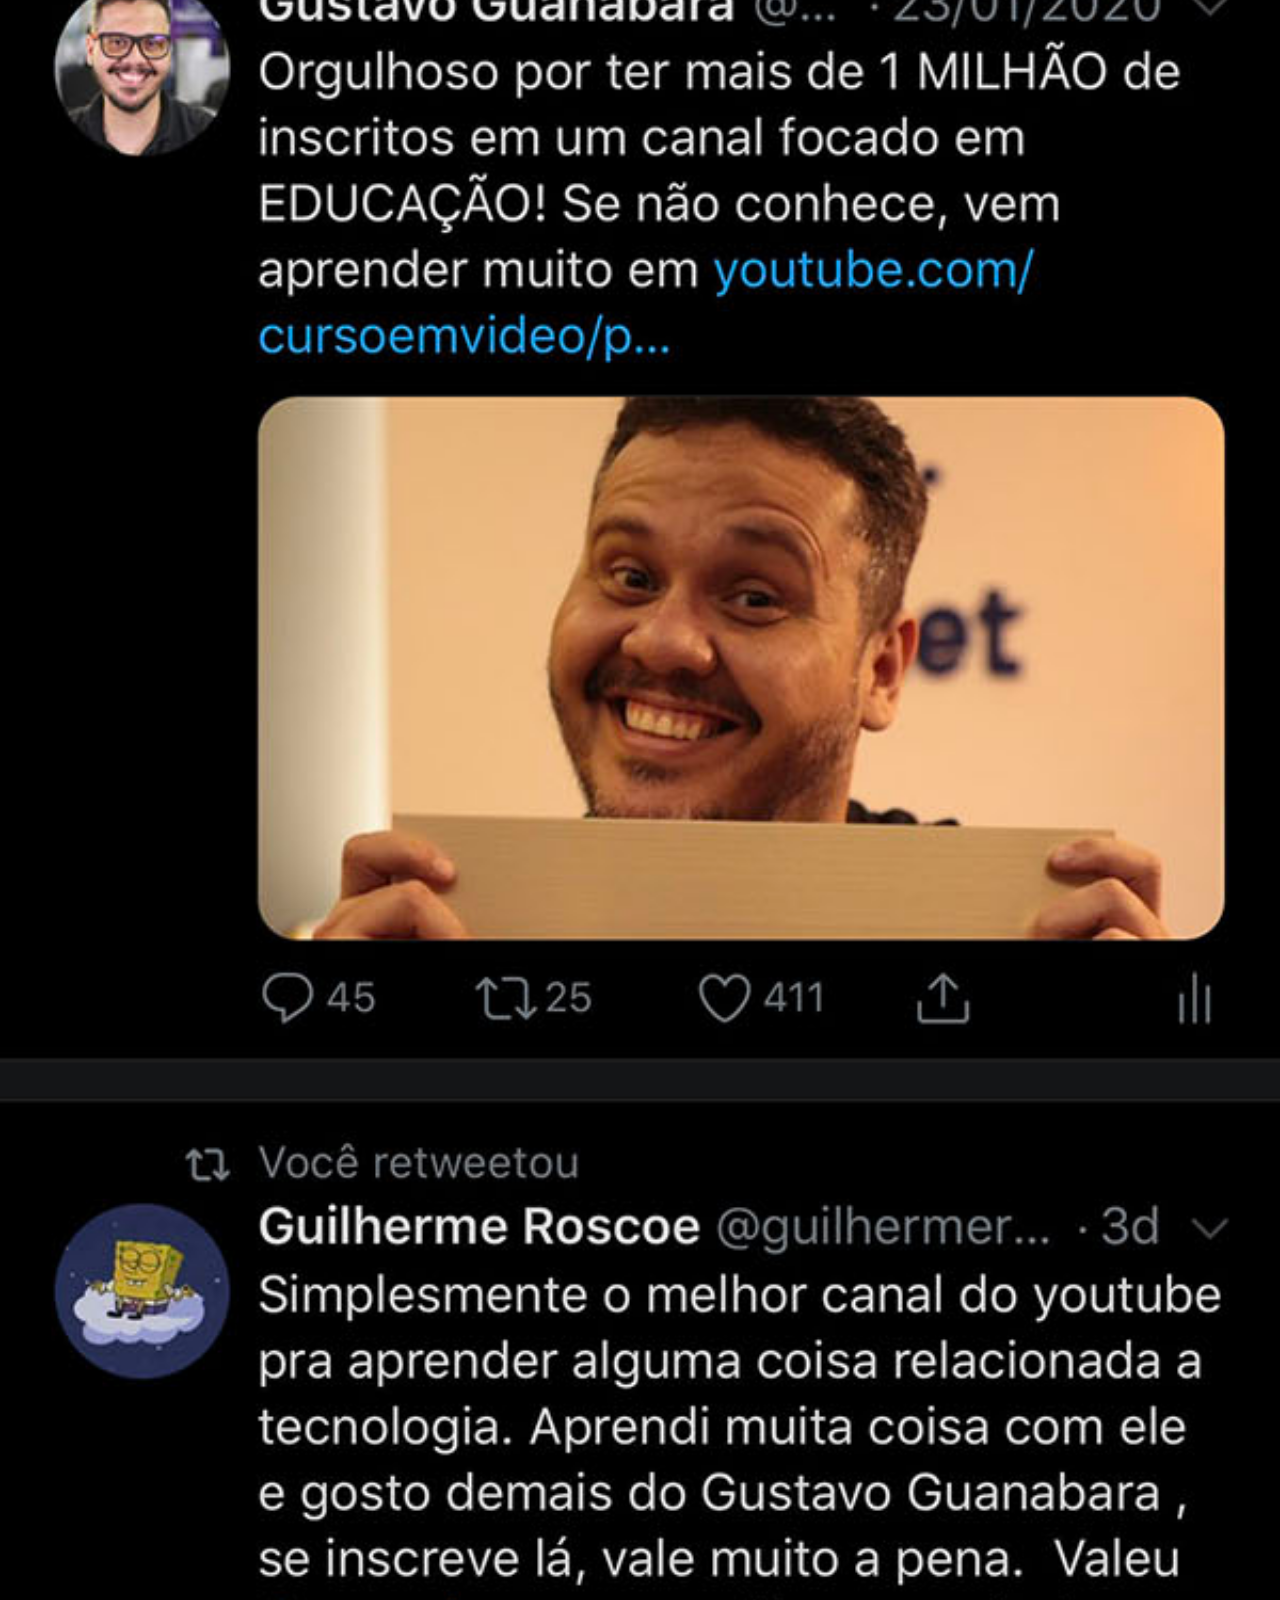
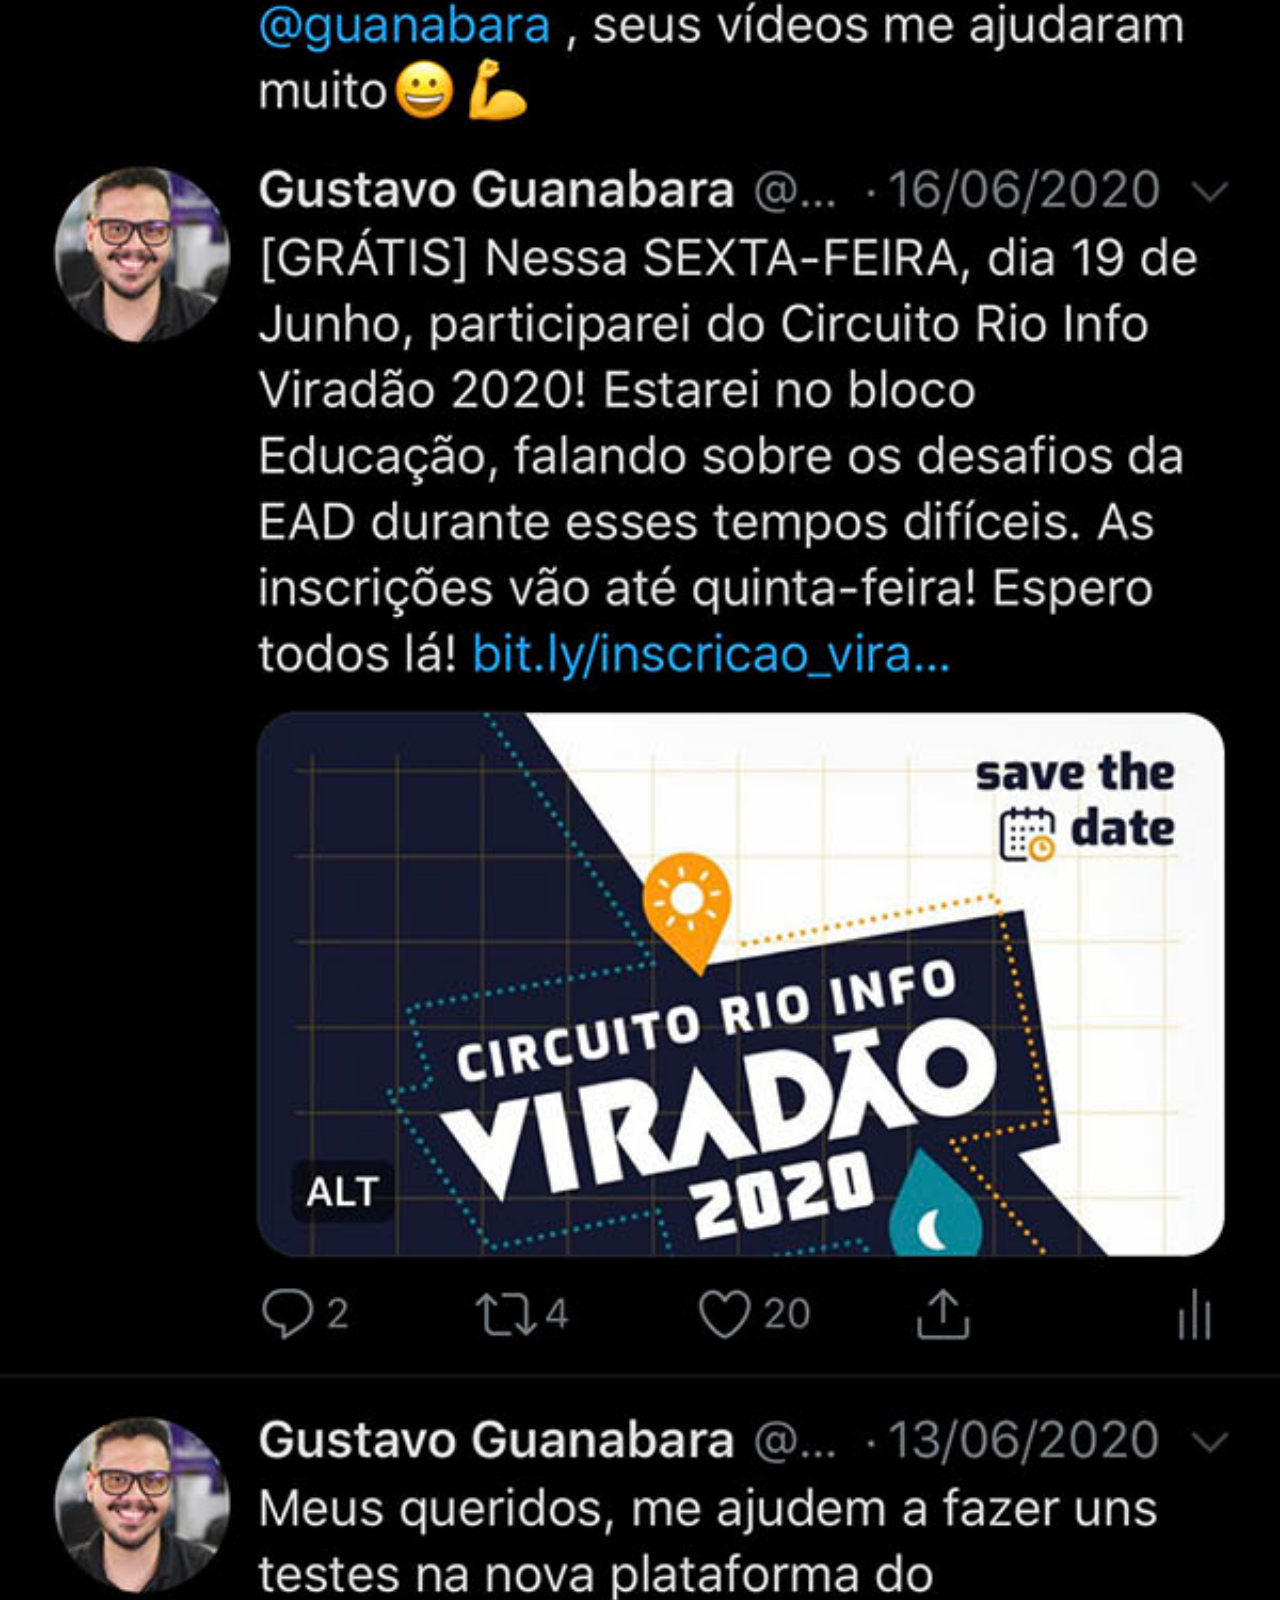
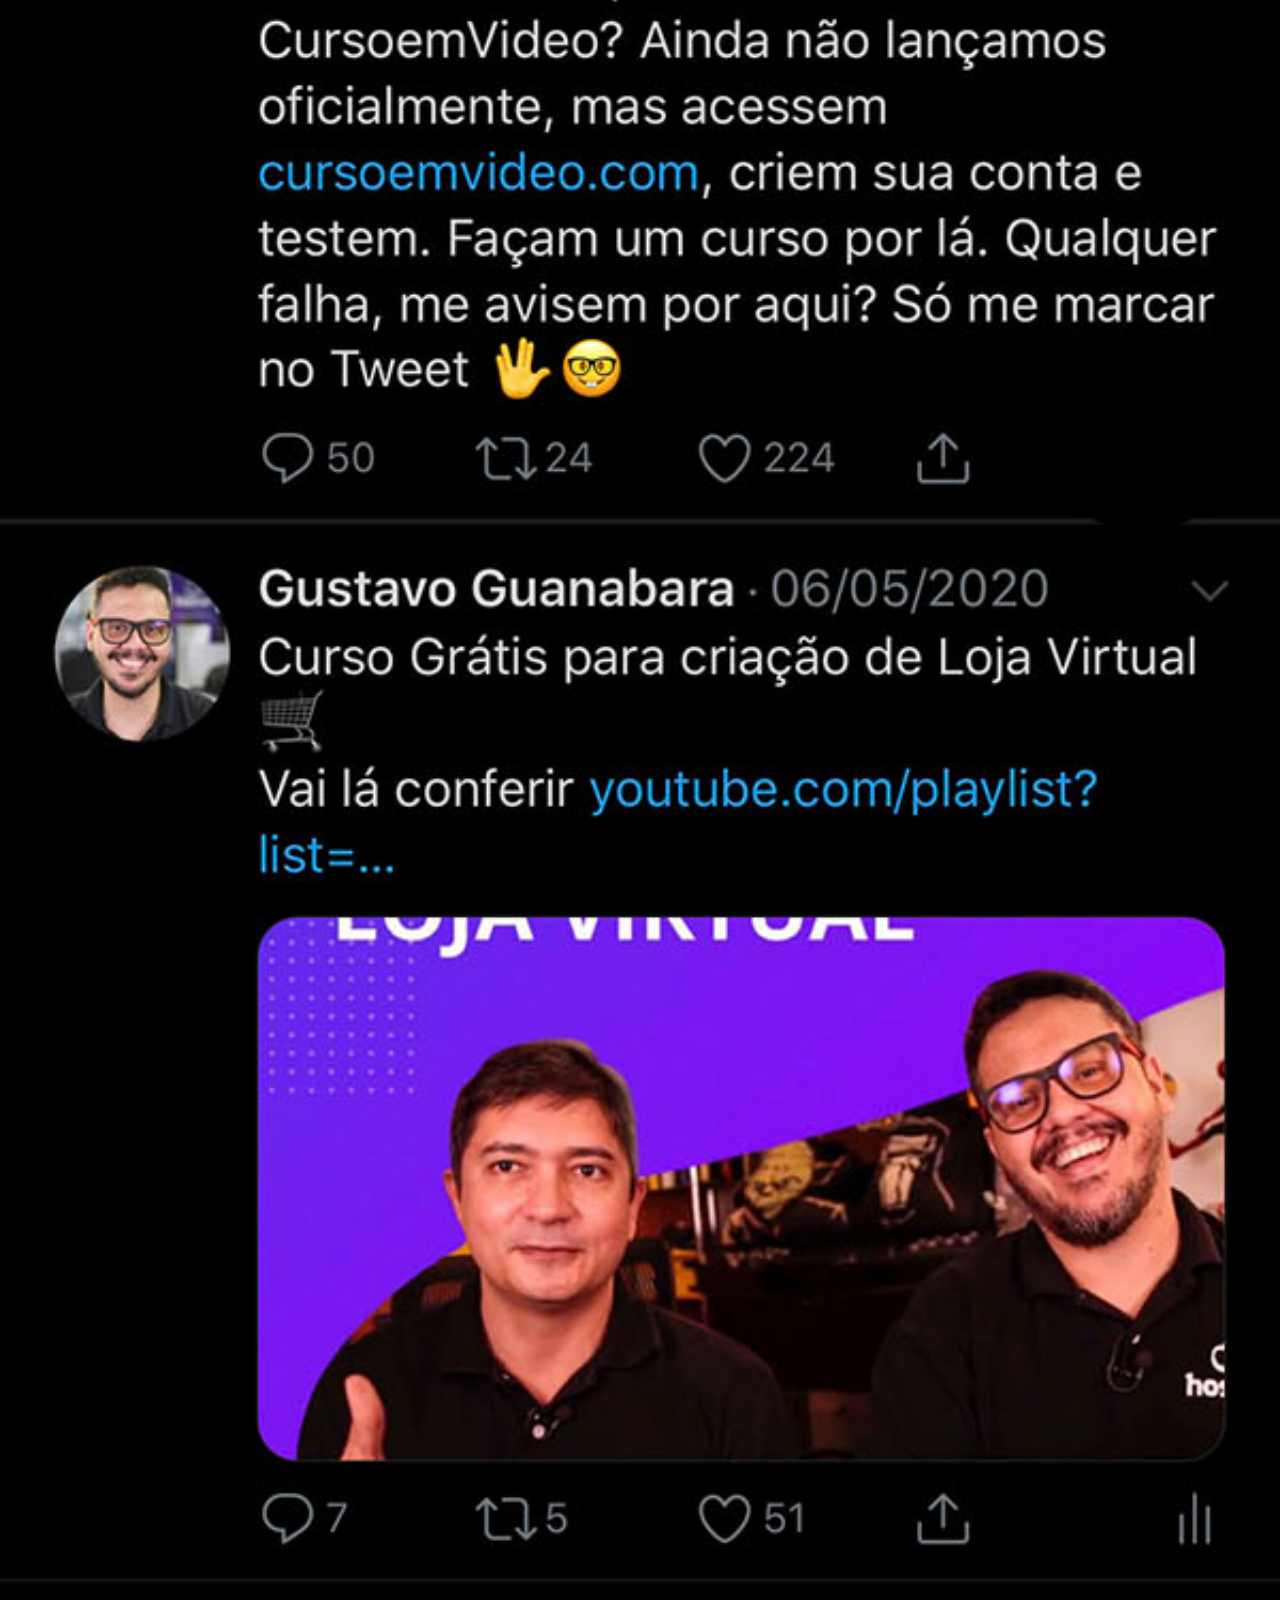
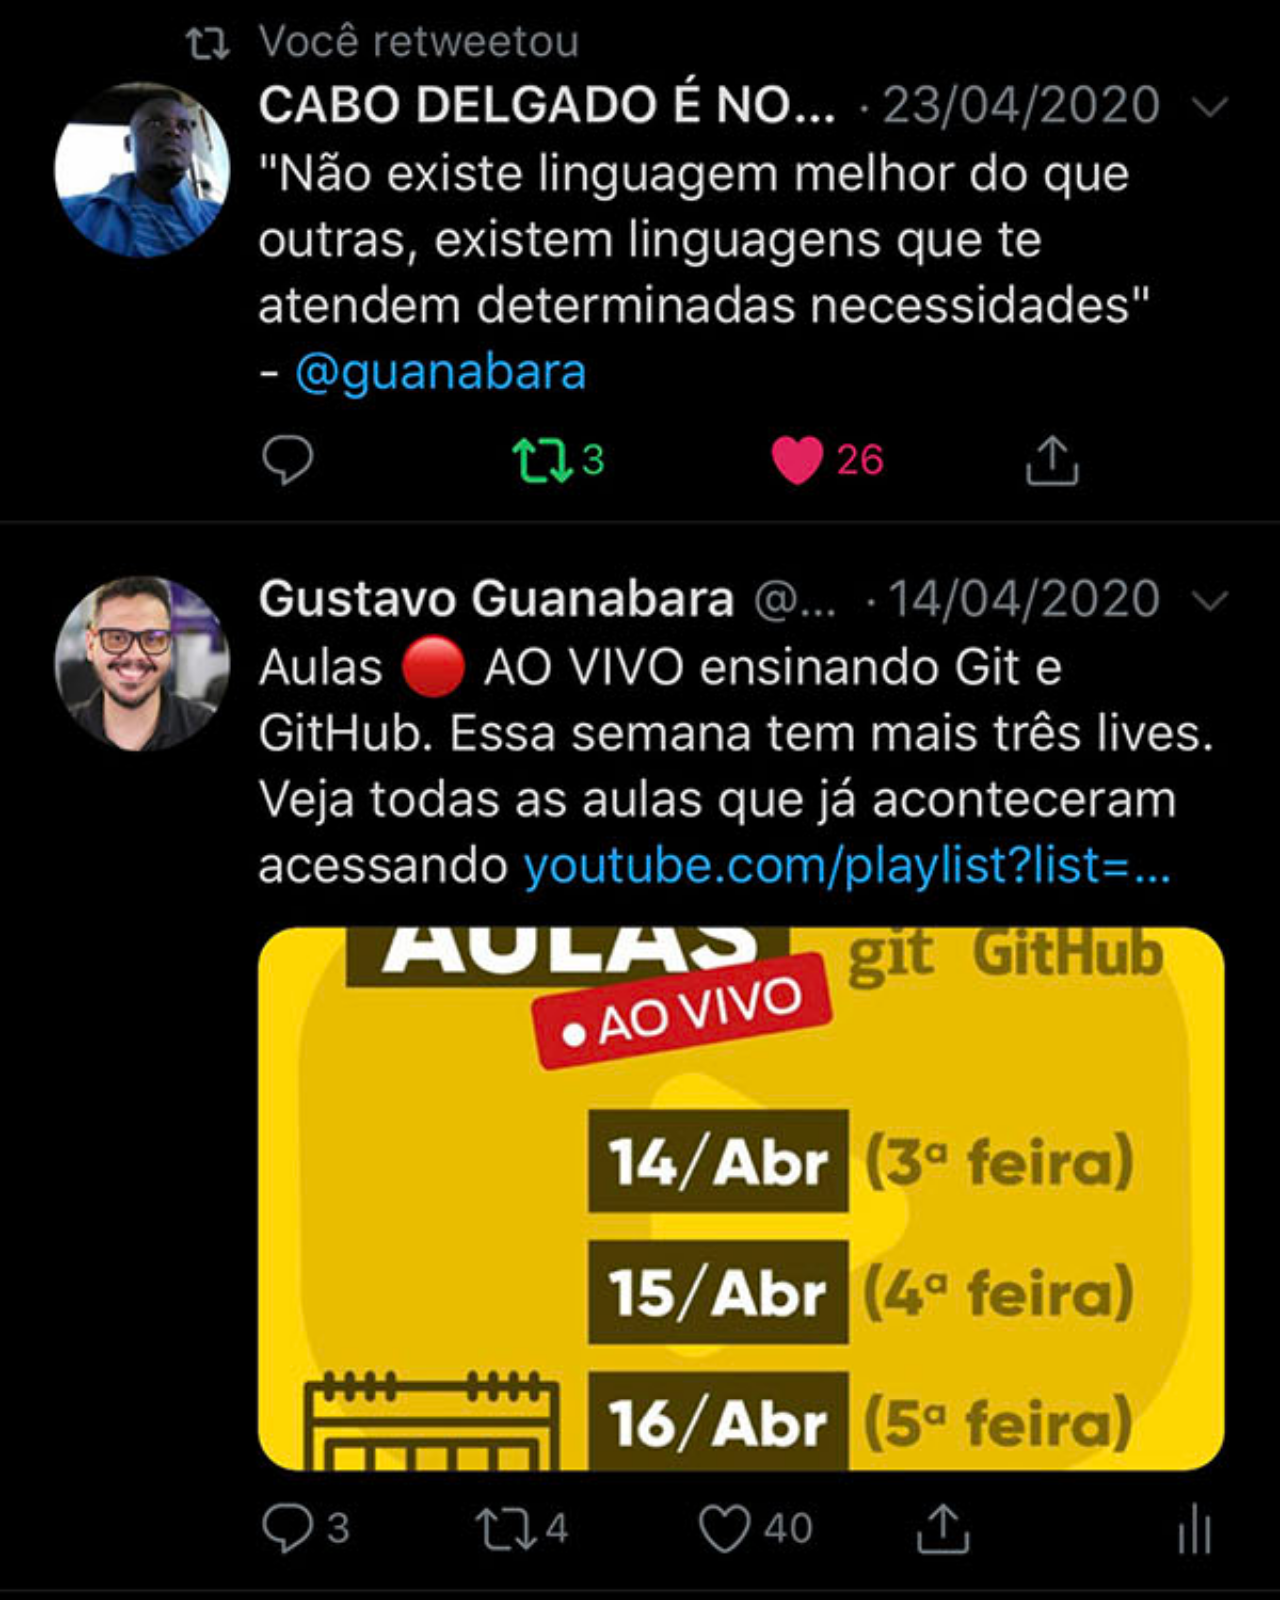
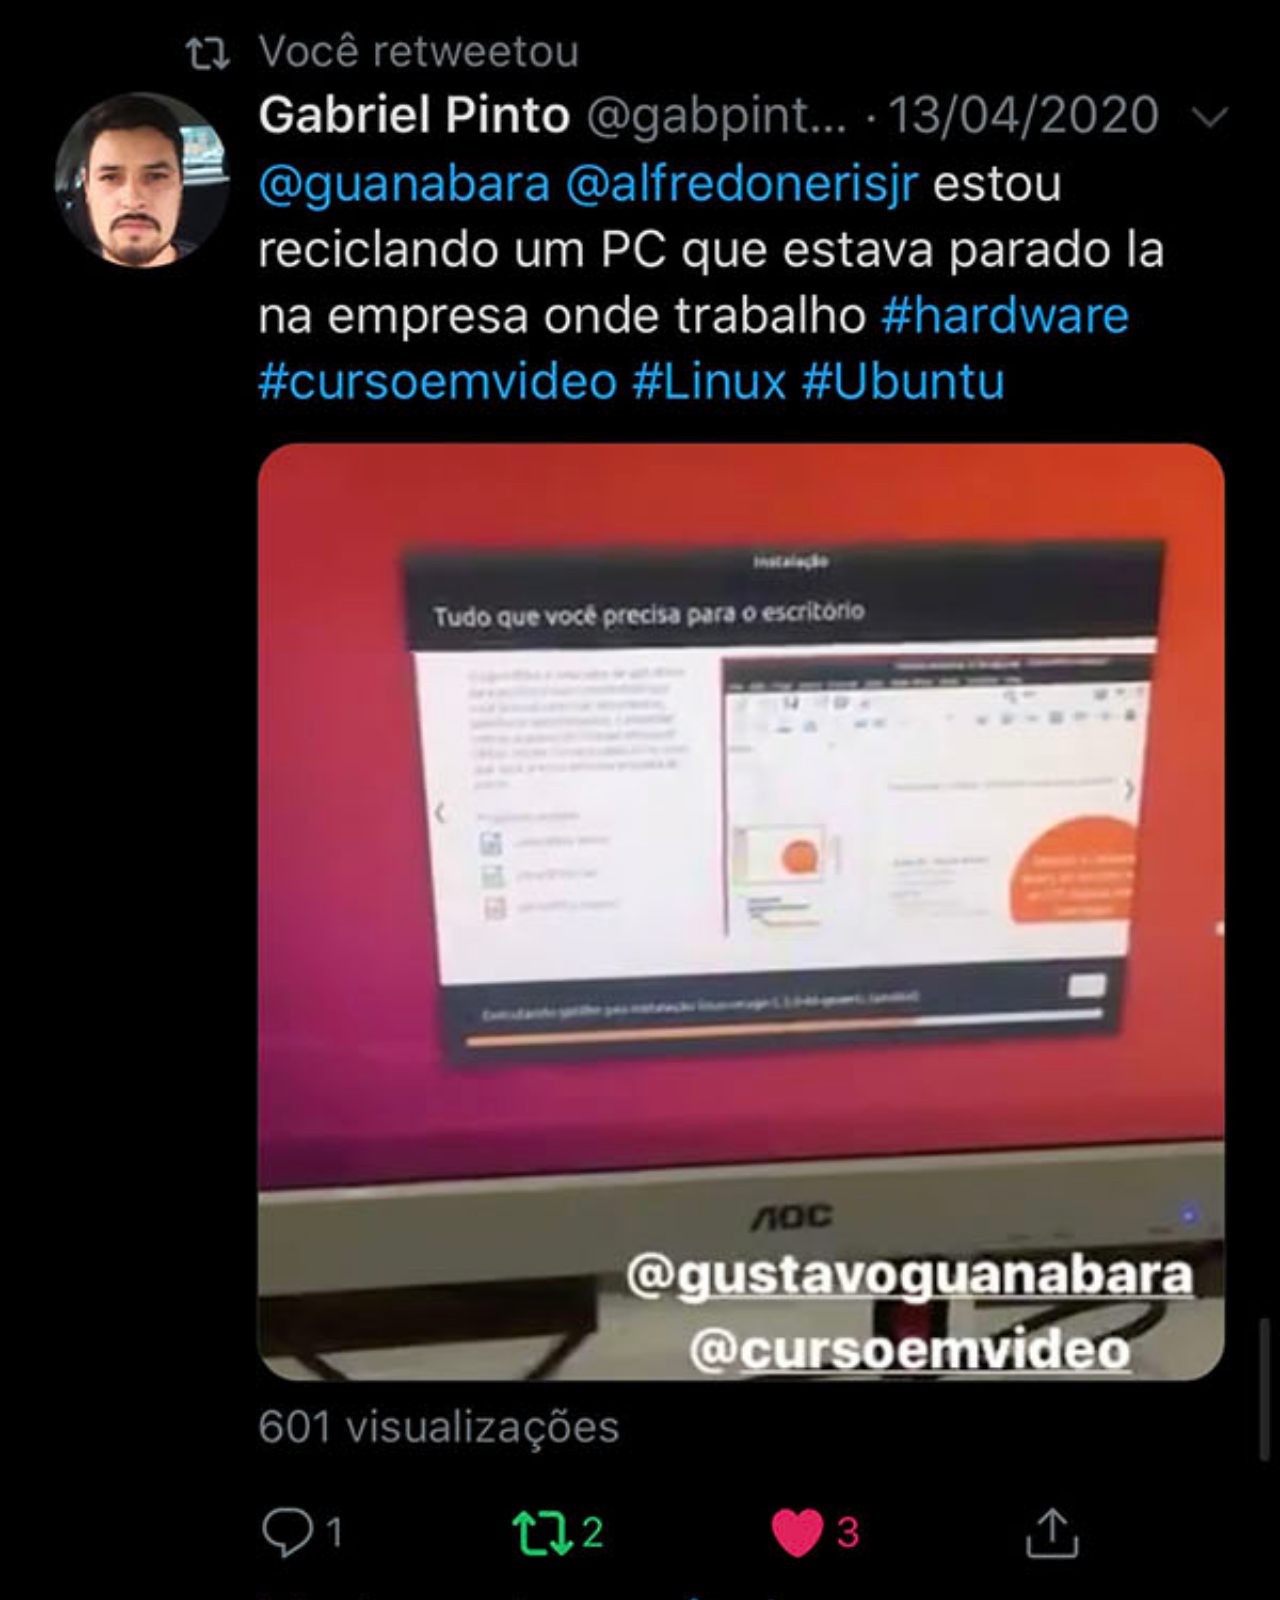
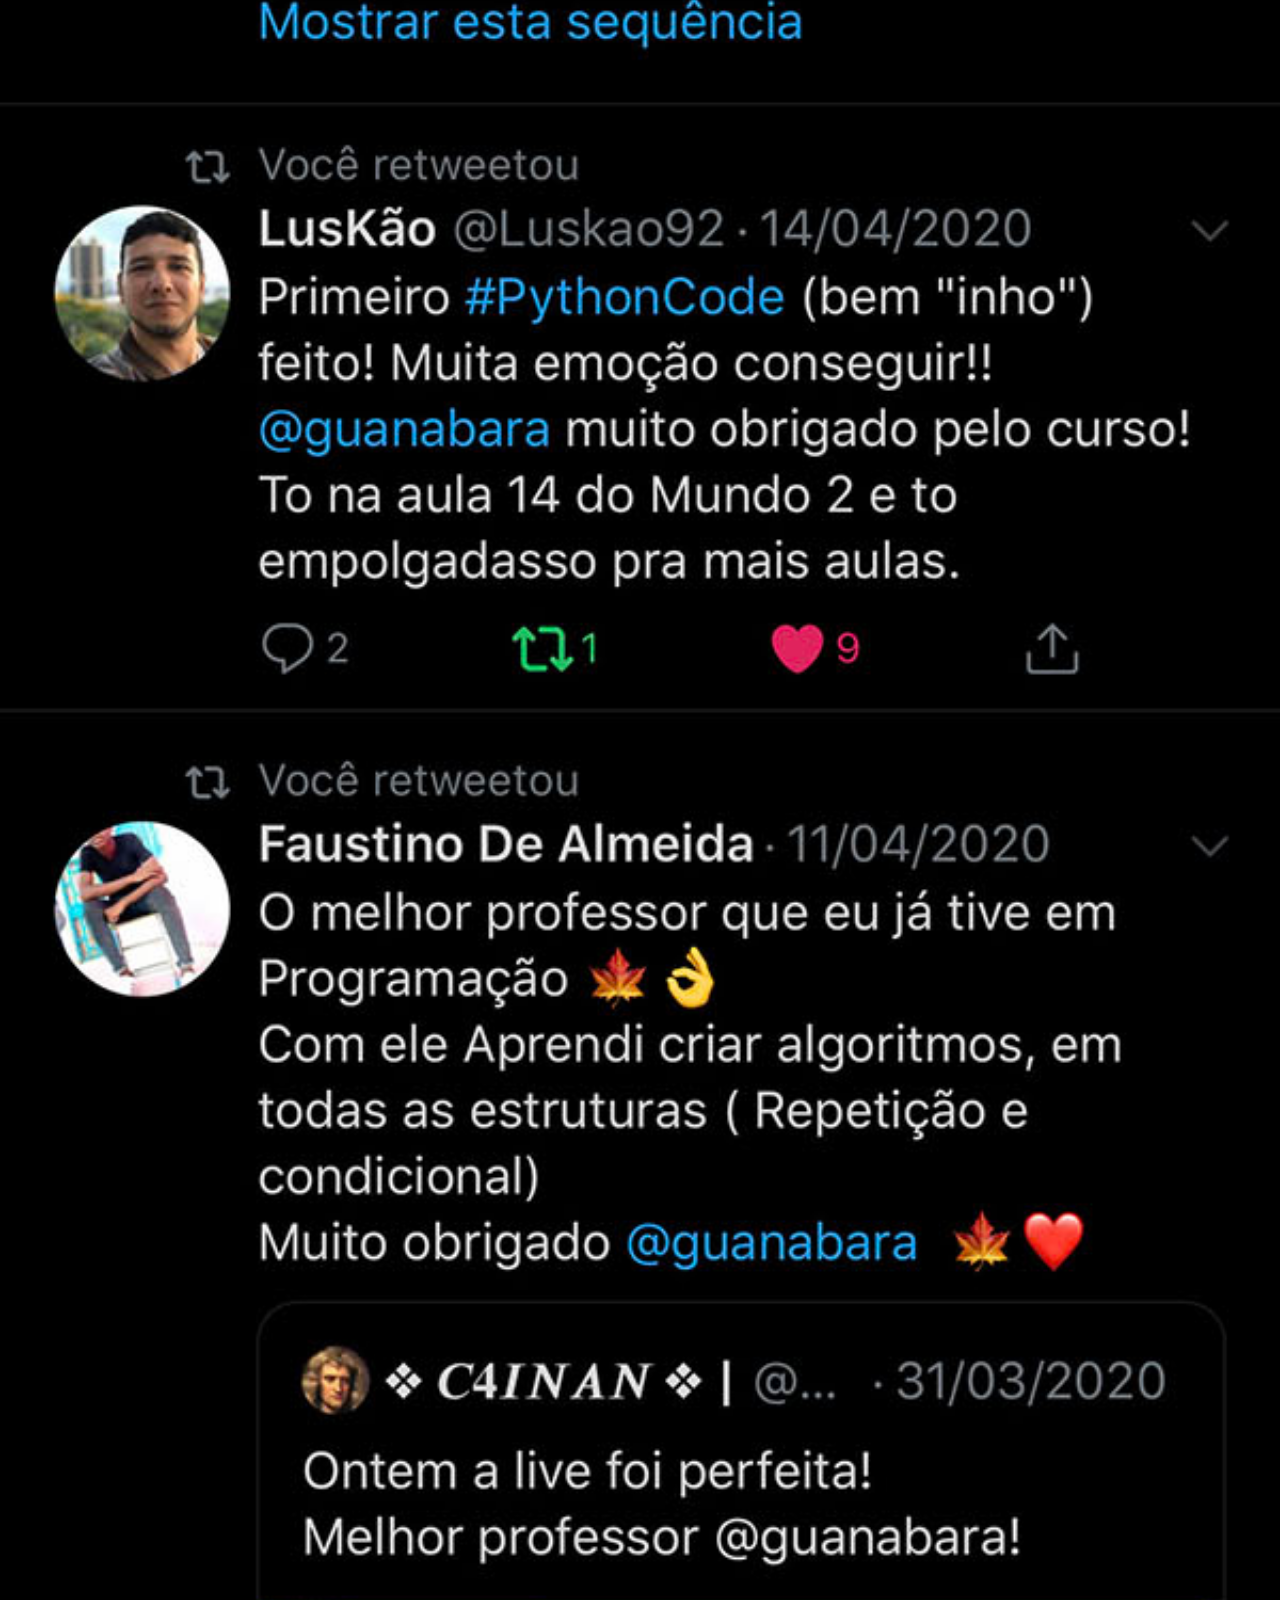
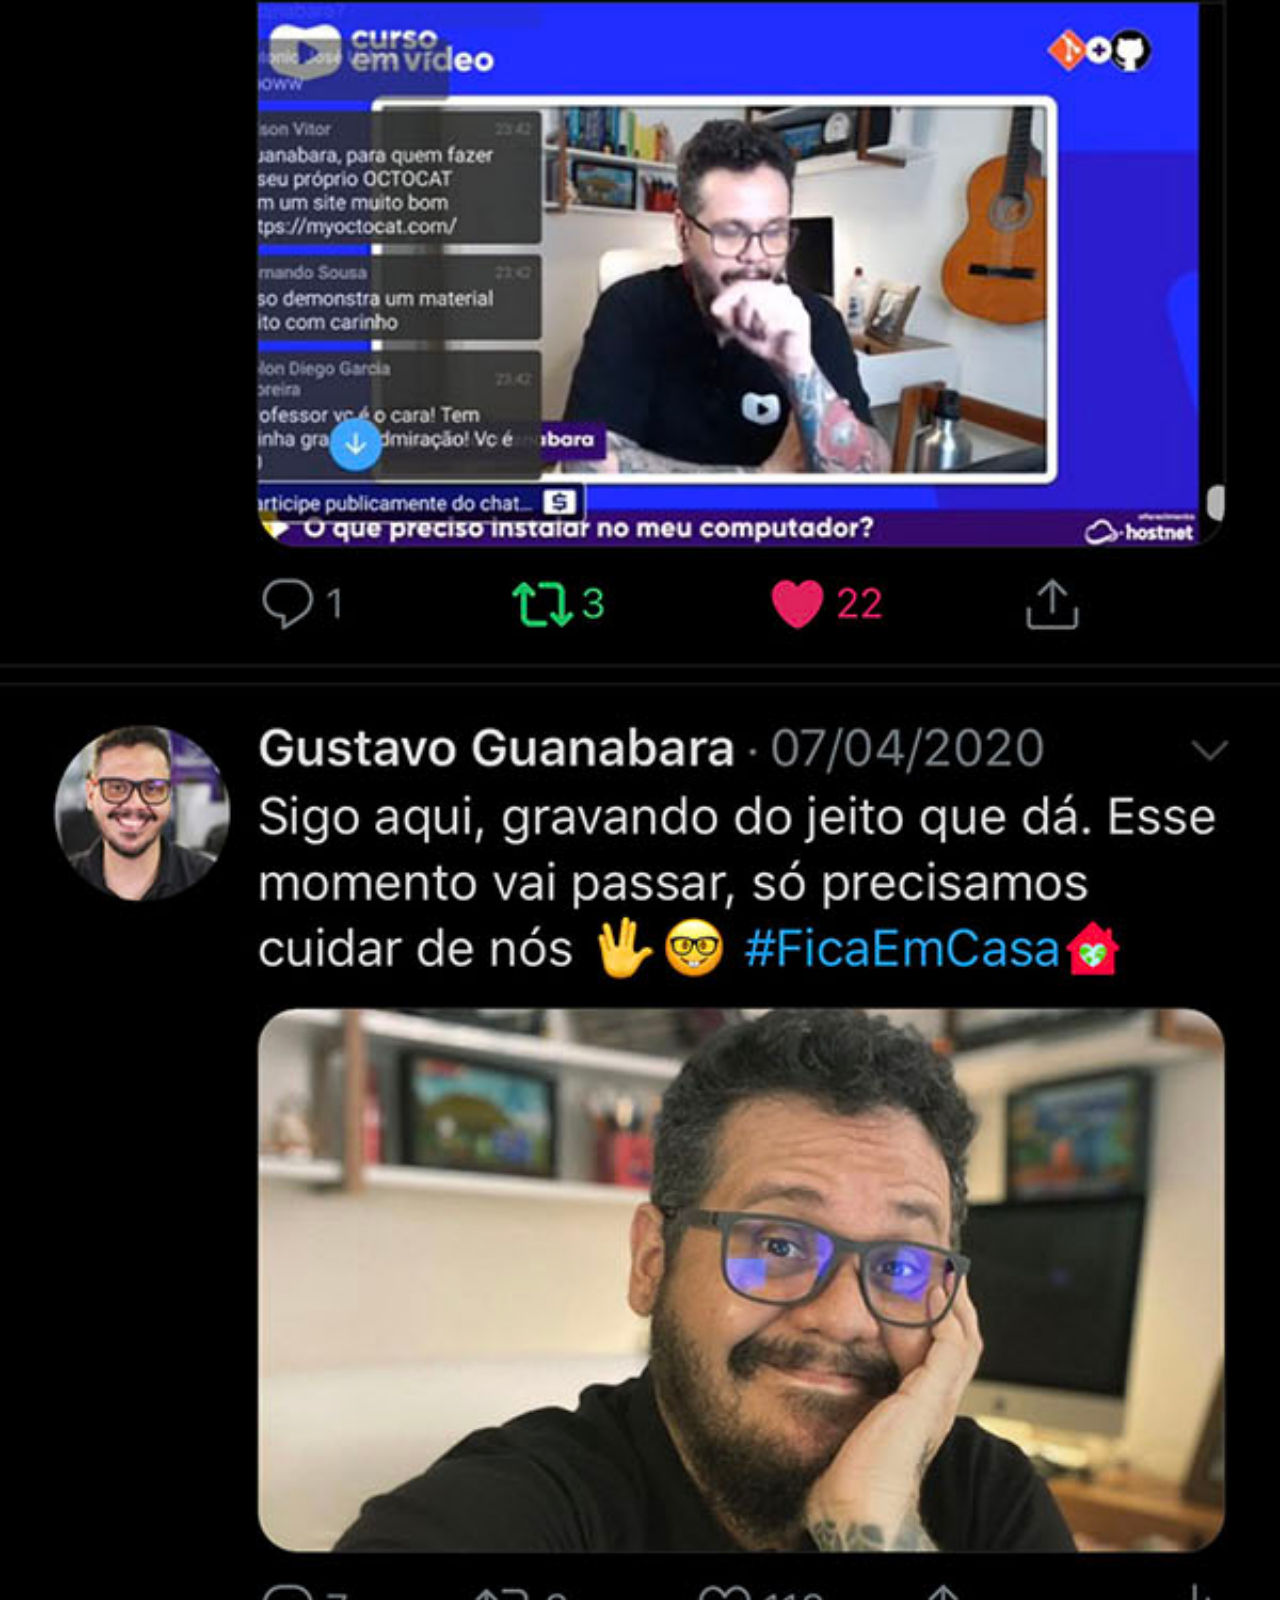
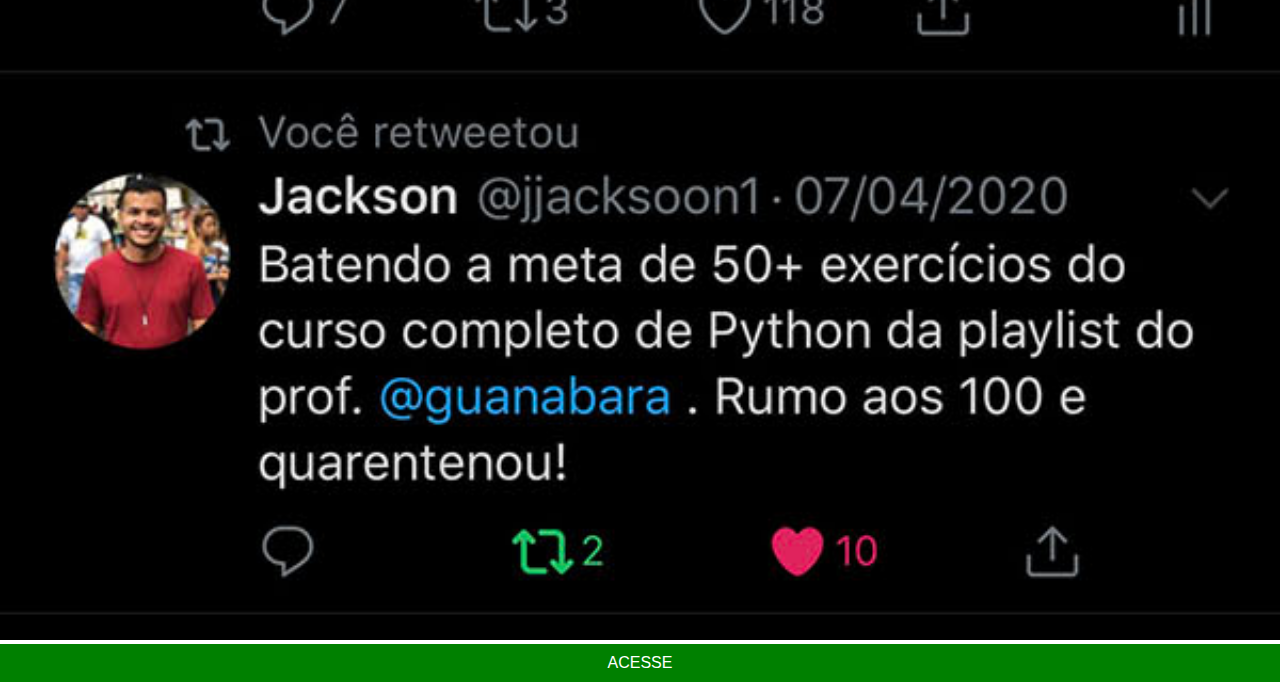
<file: twitter.html>
<!DOCTYPE html>
<html lang="pt-br">
<head>
  <meta charset="UTF-8">
  <meta name="viewport" content="width=device-width, initial-scale=1.0">
  <title>Twitter</title>
  <link rel="stylesheet" href="estilos/social.css">
</head>
<body>
  <img src="imagens/tela-twitter.jpg" alt="Twitter">
  <a href="https://twitter.com/guanabara" target="_blank">ACESSE</a>
</body>
</html>
</file>
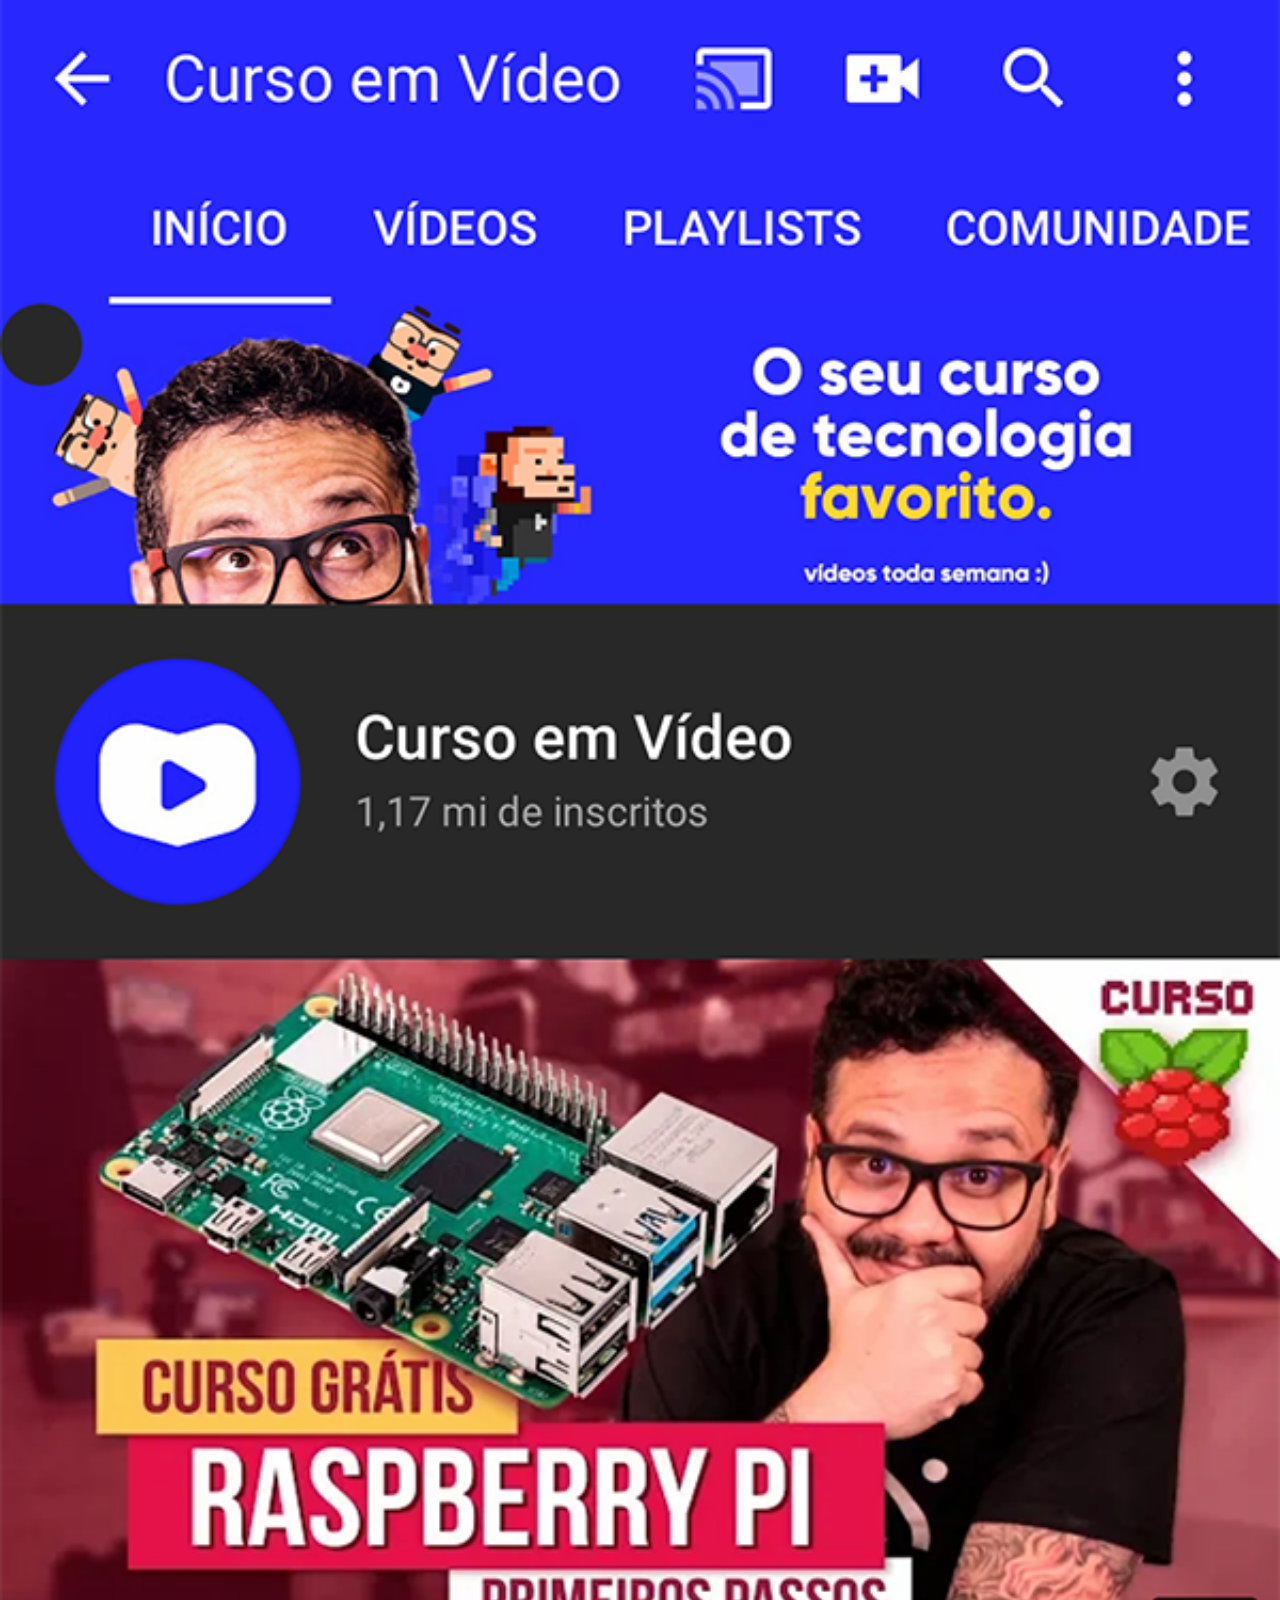
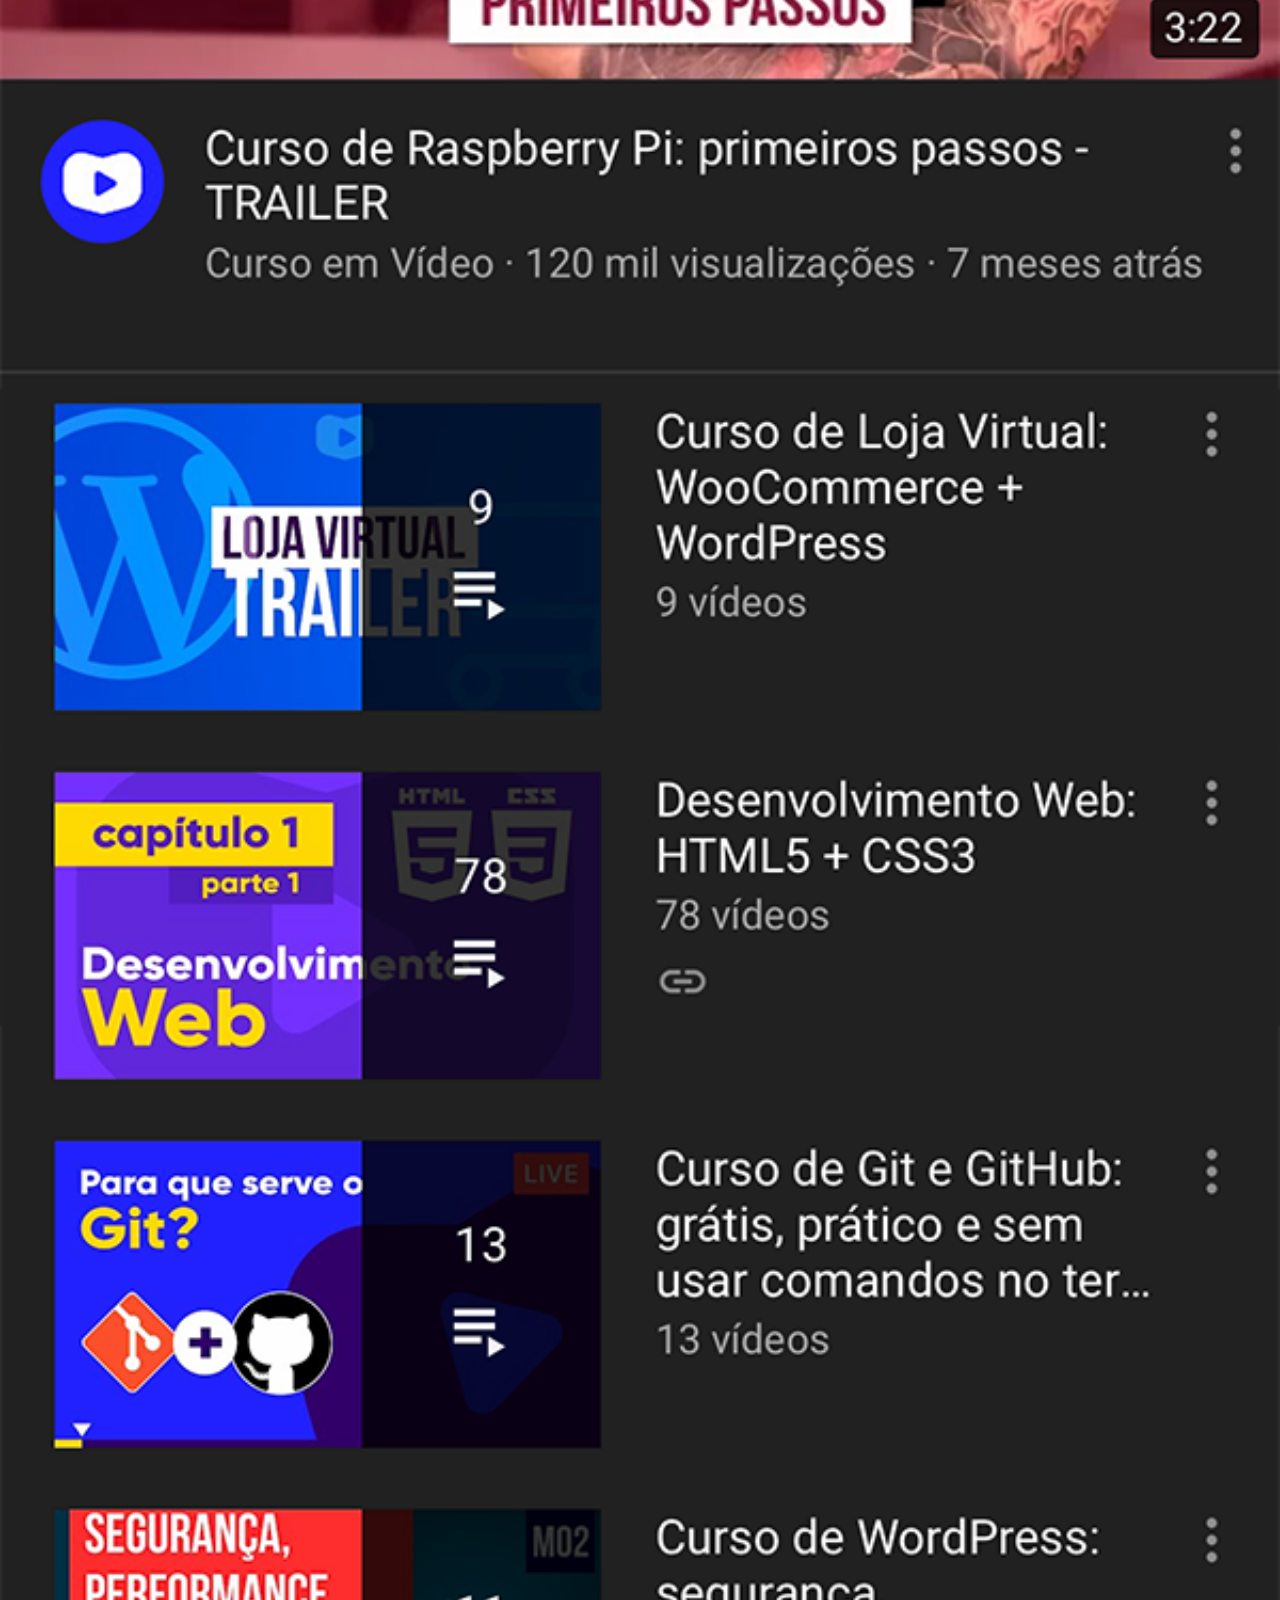
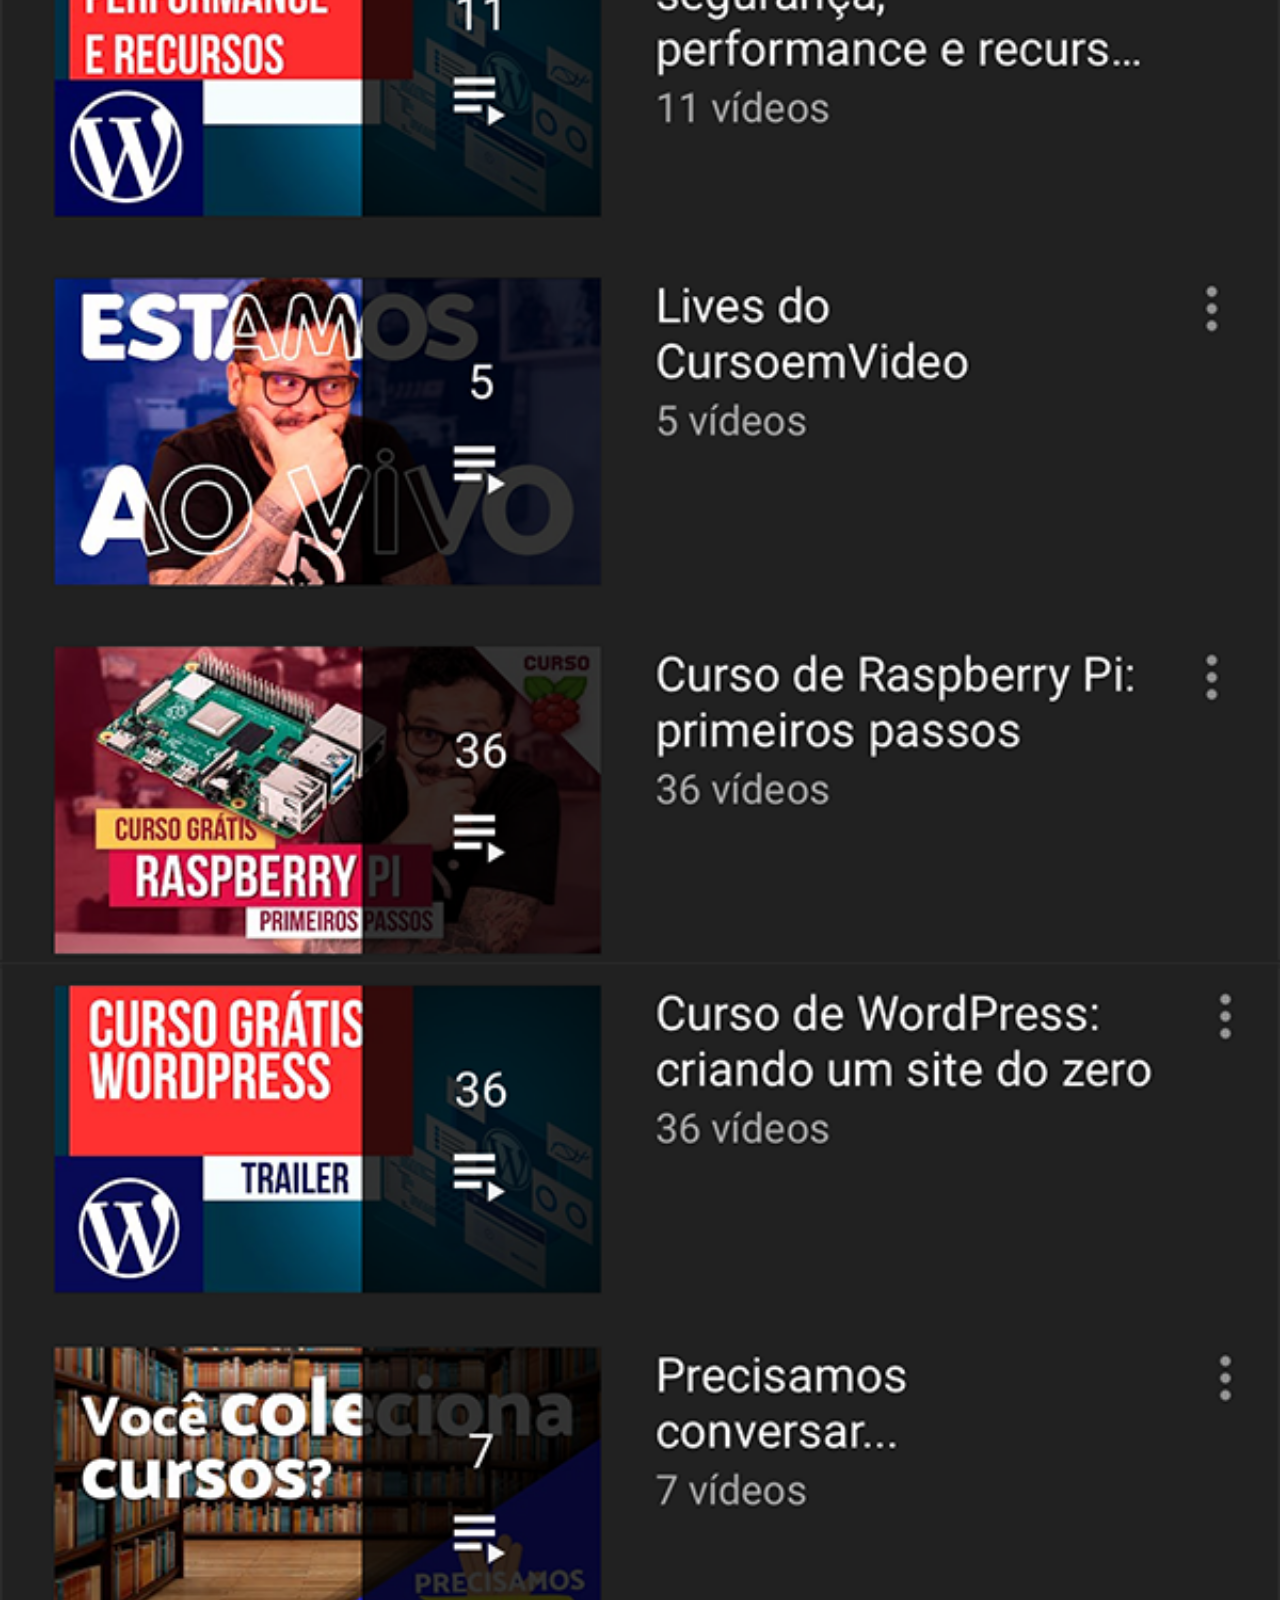
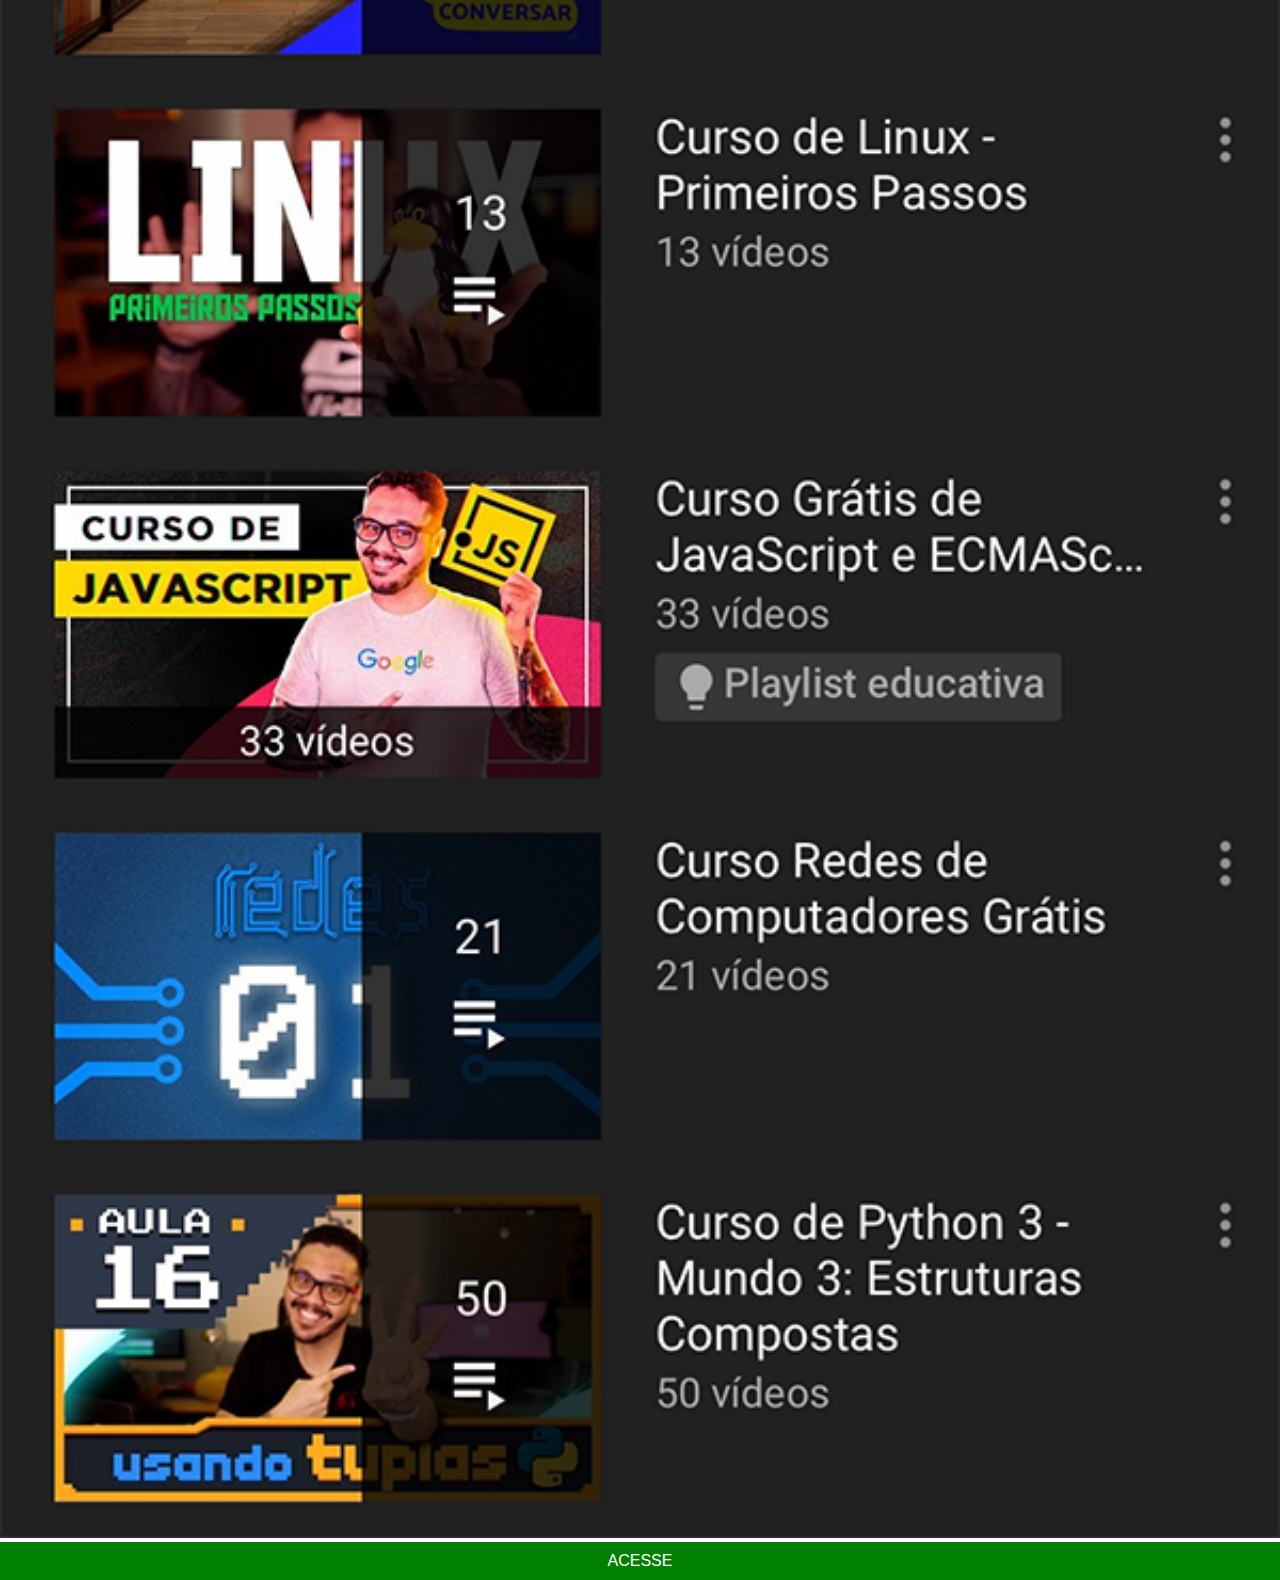
<file: youtube.html>
<!DOCTYPE html>
<html lang="pt-br">
<head>
  <meta charset="UTF-8">
  <meta name="viewport" content="width=device-width, initial-scale=1.0">
  <title>Youtube</title>
  <link rel="stylesheet" href="estilos/social.css">
</head>
<body>
  <img src="imagens/tela-youtube.png" alt="Youtube">
  <a href="https://www.youtube.com/channel/UCrWvhVmt0Qac3HgsjQK62FQ" target="_blank">ACESSE</a>
</body>
</html>
</file>
<file: estilos/style.css>
* {
  padding: 0;
  margin: 0;
}

html, body {
  background: red;
  height: 100vh;
  width: 100vw;
}

body {
  background: url("../imagens/fundo-madeira.jpg") no-repeat top center;
  background-size: cover;
  background-attachment: fixed;
}

main {
  height: 100vh;
  position: relative;
}

.telefone {
  background: url("../imagens/frame-iphone.png") no-repeat;
  width: 311px;
  height: 627px;
  position: absolute;
  top: 50%;
  left: 50%;
  transform: translate(-50%, -50%);
}

#tela {
  position: relative;
  top: 81px;
  left: 23px;
  width: 266px;
  height: 470px;
}

.links {
  text-align: right;
}

.links img{
  width: 50px;
  margin: 10px;
  border-radius: 50%;
  box-shadow: 3px 3px 5px rgba(0, 0, 0, 0.6);
  box-sizing: border-box;
}

.links img:hover {
  border: 2px solid rgba(255, 255, 255, 0.504);
}
</file>
<file: estilos/social.css>
* {
  margin: 0;
  padding: 0;
  font-family: Arial, Helvetica, sans-serif;
}

::-webkit-scrollbar {
  width: 0;
  height: 0;
}

img {
  width: 100vw;
}

a {
  display: block;
  text-align: center;
  color: white;
  padding: 10px;
  background: green;
  text-decoration: none;
}
</file>
